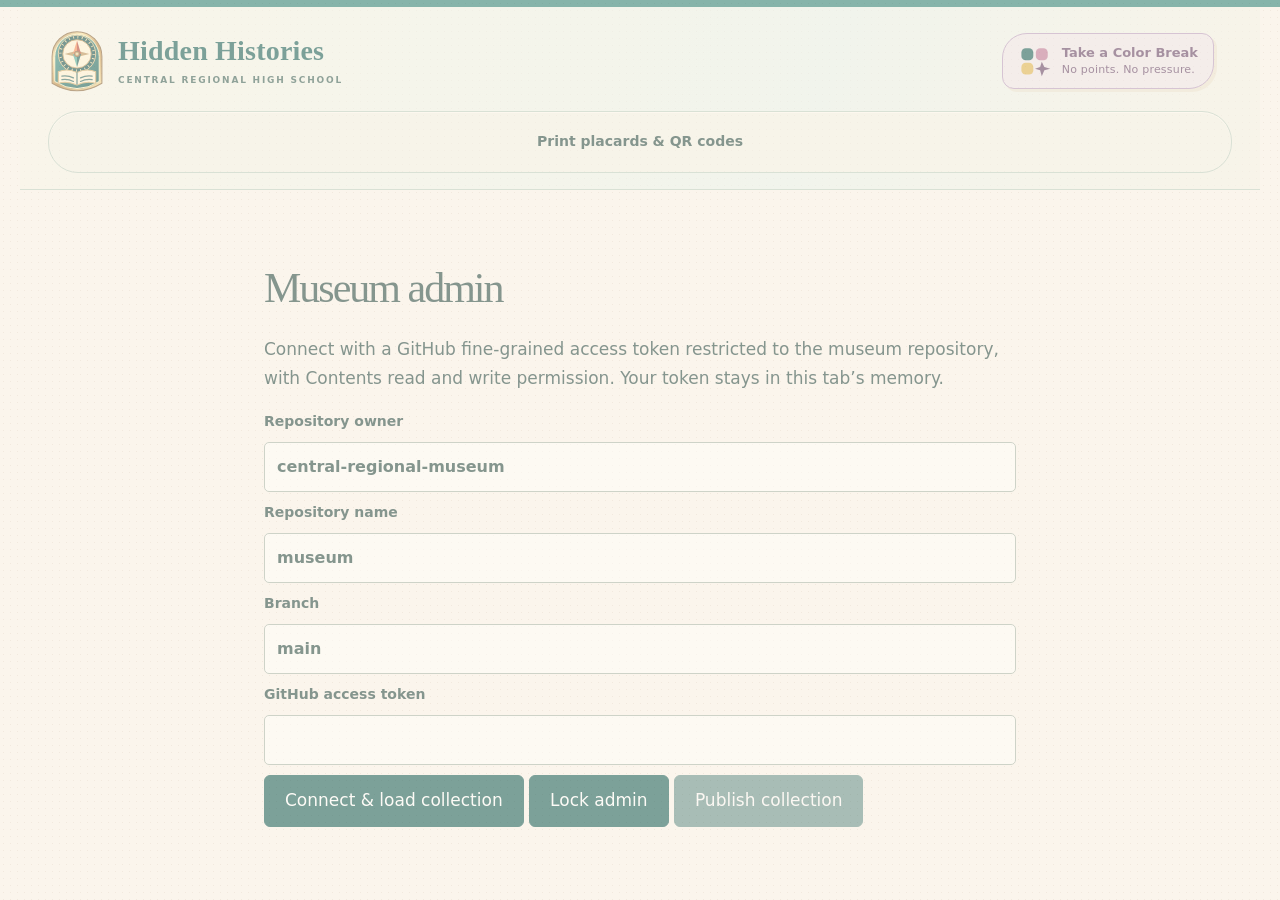
<file: admin.html>
<!doctype html><html lang="en"><head><meta charset="utf-8"><meta name="viewport" content="width=device-width,initial-scale=1"><title>Museum Admin</title><link rel="stylesheet" href="style.css?v=crop2"><style>main{max-width:1200px}.intro{padding:30px 0}.editor{display:grid;grid-template-columns:230px 1fr;gap:24px}.edit-fields{display:grid;grid-template-columns:1fr 1fr;gap:18px}label{display:block;font-size:14px;font-weight:650}label input:not([type=checkbox]),label select,label textarea{display:block;width:100%;margin-top:6px}.full{grid-column:1/-1}aside button{width:100%;text-align:left;margin:0 0 6px;background:#eee5e9;color:#493d35;border-color:#d2bbc8}.selected{border:3px solid #155b56!important}aside{max-height:70vh;overflow:auto}section.settings{margin:20px 0}.sticky-actions{padding:15px 0;background:#fbf5ec;border-top:1px solid #b6a58e;display:flex;gap:10px;flex-wrap:wrap}#feedback{white-space:pre-wrap}.tag{font-size:12px;color:#623f65}.hint{font-size:13px;font-weight:400;color:#59685e}input[type=checkbox]{margin-right:8px}audio{max-width:100%}@media(max-width:750px){.editor{grid-template-columns:1fr}aside{max-height:190px}.edit-fields{grid-template-columns:1fr}}.locked #workspace{display:none}#auth{max-width:800px;margin:35px auto;padding:24px}#auth input{display:block;width:100%;margin:10px 0}.field-section{grid-column:1/-1;background:#fffaf2;border:1px solid #d6c9b7;border-radius:10px;padding:16px}.field-section>summary{color:#155b56;font-size:17px}.field-section .edit-fields{margin-top:18px}.preview-label h3{font:34px Georgia;color:#623f65;margin:12px 0}.preview-label p{white-space:pre-line}.preview-label .preview-meta{font-size:12px;color:#627264}.preview-label .too-long{color:#994c34;font-weight:700}</style></head><body class="locked"><header><a href="index.html" class="brand">◈ HIDDEN HISTORIES <small>LOCAL TEACHER SETUP</small></a><nav><a href="placards.html">Print placards & QR codes</a></nav></header><section id="auth"><h1 style="font-size:42px">Museum admin</h1><p>Connect with a GitHub fine-grained access token restricted to the museum repository, with Contents read and write permission. Your token stays in this tab’s memory.</p><label>Repository owner <input id="repo-owner"></label><label>Repository name <input id="repo-name"></label><label>Branch <input id="repo-branch" value="main"></label><label>GitHub access token <input id="repo-token" type="password" autocomplete="off"></label><button id="connect-admin">Connect & load collection</button> <button id="disconnect-admin">Lock admin</button> <button id="publish-admin" disabled>Publish collection</button><p id="auth-status" role="status"></p></section><main id="workspace"><section id="passport-checker" class="panel"></section><div class="intro"><div class="eyebrow">Collection workbench</div><h1 style="font-size:48px">Ready for the real objects.</h1><p>Fill in the collection, keep unfinished items as drafts, and export the files for the website. Connect above to load the repository collection. Publish saves a versioned change; the deployment workflow then rebuilds the museum.</p><p class="notice">Download a collection backup after each session. Edits stay in this tab until you save a backup or publish. Keep student information out of these public exhibit files.</p></div><details class="settings" open><summary>Museum & classroom settings</summary><div class="edit-fields" id="settings-form" style="margin-top:20px"></div></details><section class="panel"><h2>Wikipedia source</h2><p>Paste an English Wikipedia article URL. Import a credited source draft, then check it against the actual object before publishing.</p><label>Article URL <input id="wiki-url" type="url" placeholder="https://en.wikipedia.org/wiki/Tumi"></label><button id="wiki-import">Import into selected object</button><p id="wiki-status" role="status"></p></section><div class="section-title"><h2>Artifact editor</h2><div><button id="add">Add draft object</button> <button id="remove" class="secondary">Remove selected object</button> <button id="undo-remove" class="secondary" disabled>Undo removal</button></div></div><div class="editor"><div><label>Find an object<input id="editor-search" type="search" placeholder="Name or exhibit ID" style="width:100%;margin:8px 0 16px"></label><p id="editor-count" class="hint"></p><aside id="object-list" aria-label="Choose an exhibit"></aside></div><section><h2 id="editing" style="margin-top:0"></h2><div class="edit-fields" id="object-form"></div><section id="label-preview" class="panel" aria-label="Placard text preview"></section></section></div><section class="panel"><h2>Readiness check</h2><label><input id="classroom-check" type="checkbox">Check for classroom release (rejects demo content and missing references)</label><button id="validate" style="margin-top:14px">Check collection</button><p id="feedback" role="status"></p></section><div class="sticky-actions"><button id="backup">Save collection backup (.json)</button><button class="secondary" id="export-exhibits">Download exhibits.js</button><button class="secondary" id="export-settings">Download settings.js</button><label class="button">Restore collection backup <input id="import" type="file" accept=".json,application/json" style="display:block;max-width:240px"></label></div><p class="muted">After export: replace the two files in your project, put photos in assets/, then run the build instructions in START_HERE.txt. Drafts never appear in a built website. Teacher editing tools are excluded from the public museum website. Live changes require authorized GitHub access; public repository source remains readable.</p></main><script src="settings.js"></script><script src="exhibits.js"></script><script src="wiki-photos.js?v=crop2"></script><script src="collection-core.js"></script><script src="teacher-setup.js"></script><script src="workbench-extra.js"></script><script src="admin.js"></script><script src="passport-rules.js?v=approved1"></script><script src="teacher-check.js?v=approved1"></script><script src="admin-tools.js"></script><script src="brand.js?v=mark1"></script><script src="admin-photos.js"></script><script src="admin-announcements.js"></script></body></html>
</file>
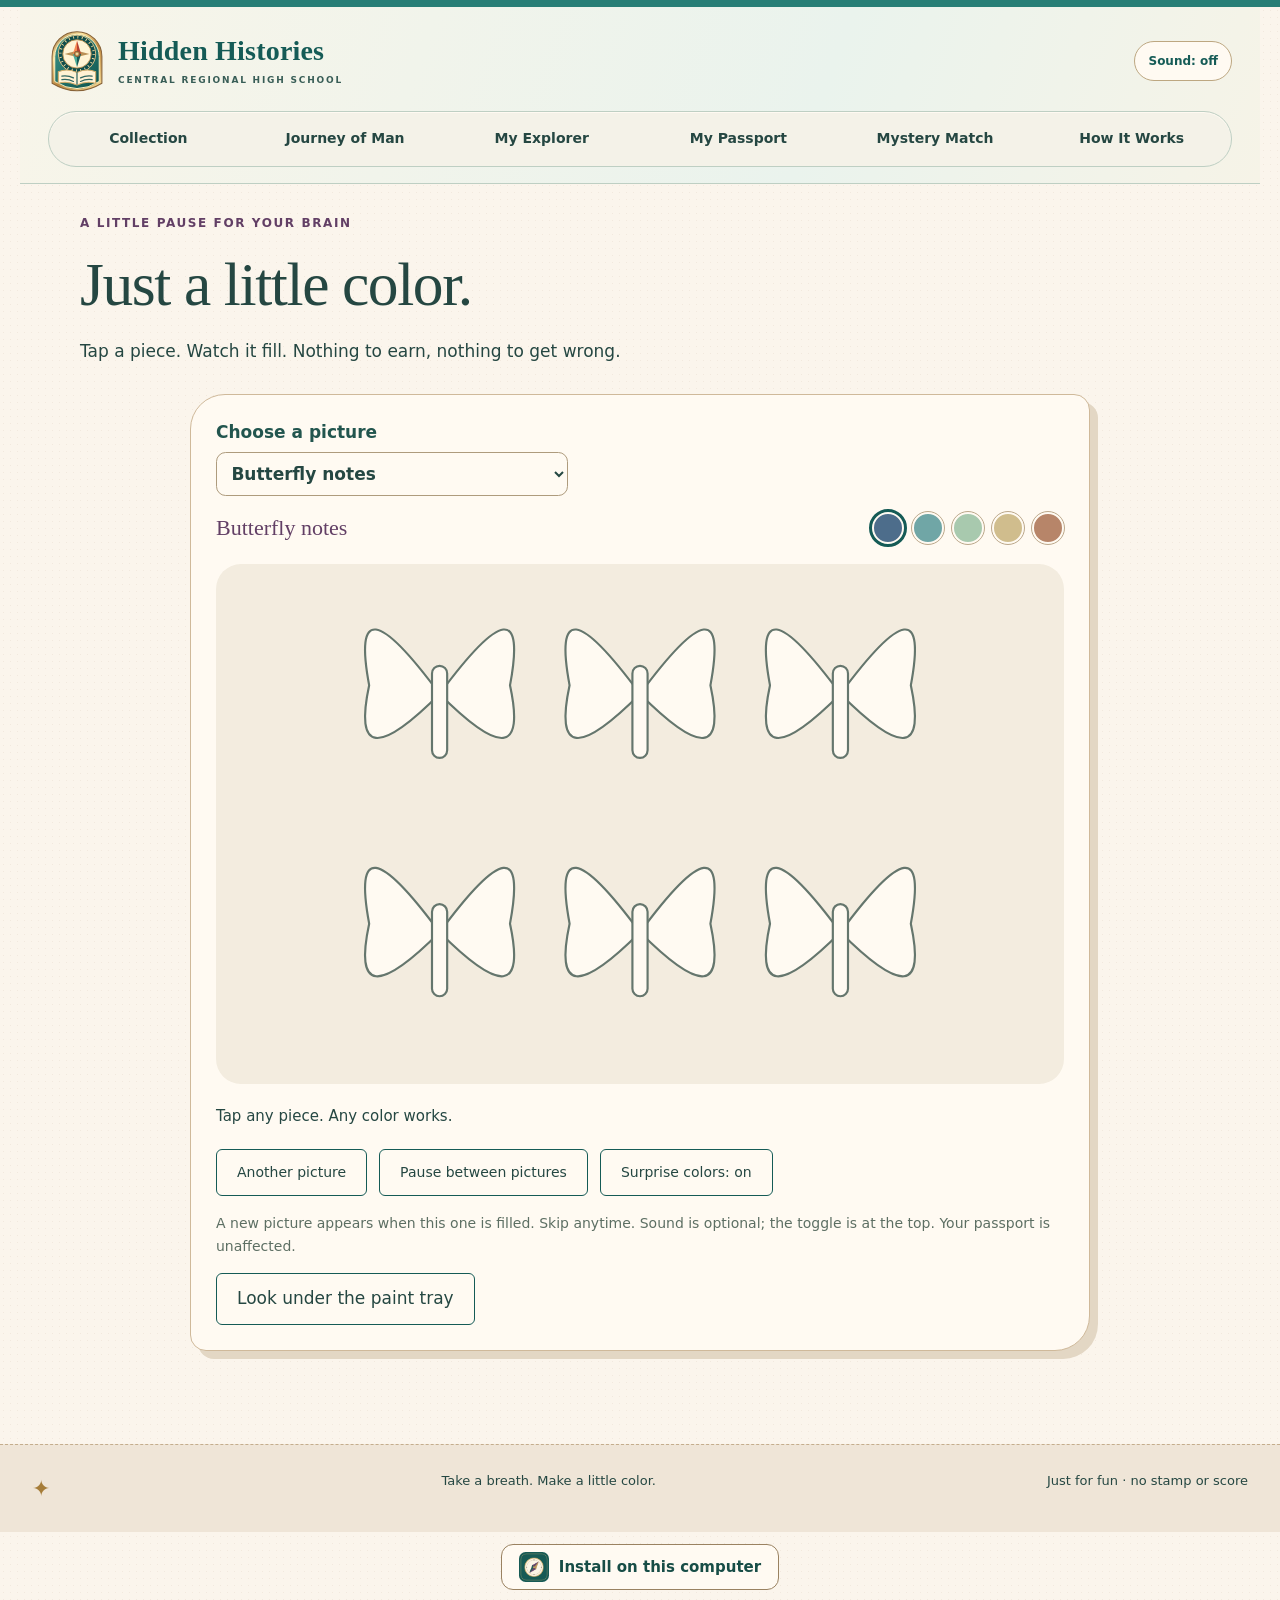
<file: color-break.html>
<!doctype html><html lang="en"><head><meta charset="utf-8"><meta name="viewport" content="width=device-width,initial-scale=1"><meta name="theme-color" content="#155b56"><title>Color Break · Hidden Histories</title><link rel="stylesheet" href="style.css?v=studio1"><link rel="stylesheet" href="color-break.css?v=1"><link rel="stylesheet" href="student-spacing.css"><link rel="manifest" href="manifest.webmanifest"><link rel="stylesheet" href="home-screen.css"><meta name="apple-mobile-web-app-title" content="Hidden Histories"><script defer src="device-shortcut.js?v=home2"></script><link rel="icon" type="image/png" href="museum-icon-192.png"><link rel="apple-touch-icon" href="student-app-180.png"></head><body><a class="skip" href="#main">Skip to color break</a><header><a class="brand" href="index.html">Hidden Histories</a><nav aria-label="Main"><a href="index.html#collection">Collection</a><a href="journey.html">Journey of Man</a><a href="explorer.html">My Explorer</a><a href="index.html#trail">My Passport</a><a href="index.html#game">Mystery Match</a><a href="index.html#about">How It Works</a></nav></header><main id="main"><section class="color-intro"><div class="eyebrow">A little pause for your brain</div><h1>Just a little color.</h1><p>Tap a piece. Watch it fill. Nothing to earn, nothing to get wrong.</p></section><section class="color-studio" aria-label="Relaxing color by click"><label class="picture-picker" for="picture-list">Choose a picture<select id="picture-list"></select></label><div class="studio-top"><span id="picture-name"></span><div id="color-palette" aria-label="Color palette"></div></div><div id="color-canvas"></div><p id="color-status" role="status">Choose any color, or let the palette surprise you.</p><div class="actions"><button id="next-picture" class="secondary">Another picture</button><button id="pause-colors" class="secondary" aria-pressed="false">Pause between pictures</button><button id="auto-color" class="secondary" aria-pressed="true">Surprise colors: on</button></div><p class="muted">A new picture appears when this one is filled. Skip anytime. Sound is optional; the toggle is at the top. Your passport is unaffected.</p></section></main><footer>Take a breath. Make a little color. <span>Just for fun · no stamp or score</span></footer><script src="museum-save.js"></script><script src="backup-folder.js"></script><script src="settings.js"></script><script src="vault.js"></script><script src="backup-reminder.js"></script><script src="wardrobe.js"></script><script src="site-fun.js?v=notices2"></script><script src="brand.js?v=mark2"></script><script src="color-break.js?v=1"></script></body></html>
</file>
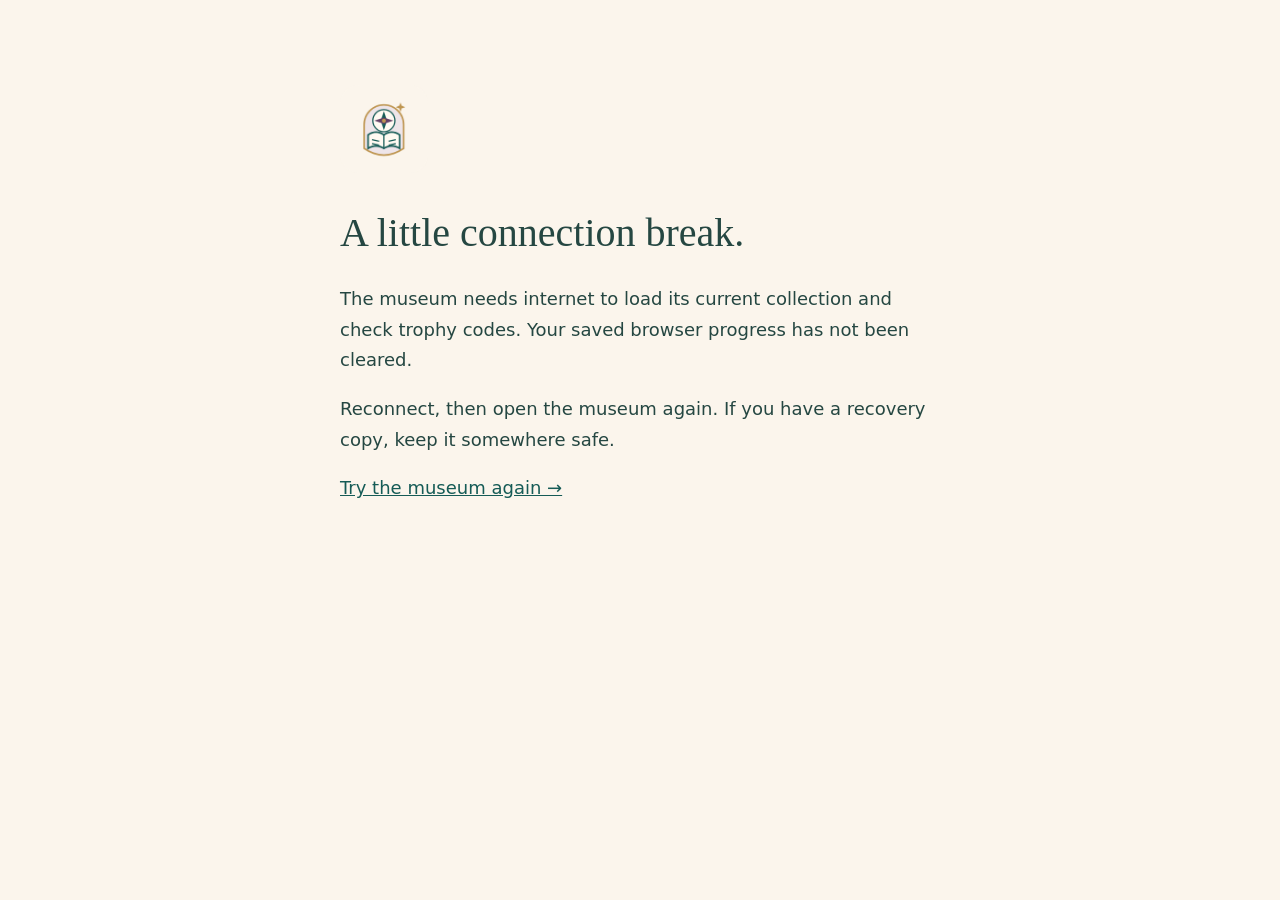
<file: offline.html>
<!doctype html><html lang="en"><meta charset="utf-8"><meta name="viewport" content="width=device-width,initial-scale=1"><title>Museum · Offline</title><style>body{max-width:600px;margin:60px auto;padding:25px;background:#fbf5ec;color:#254742;font:18px/1.7 system-ui}h1{font:40px/1.2 Georgia}a{color:#155b56}</style><img src="museum-icon-192.png" width="88" alt="Museum icon"><h1>A little connection break.</h1><p>The museum needs internet to load its current collection and check trophy codes. Your saved browser progress has not been cleared.</p><p>Reconnect, then open the museum again. If you have a recovery copy, keep it somewhere safe.</p><a href="index.html">Try the museum again →</a></html>
</file>
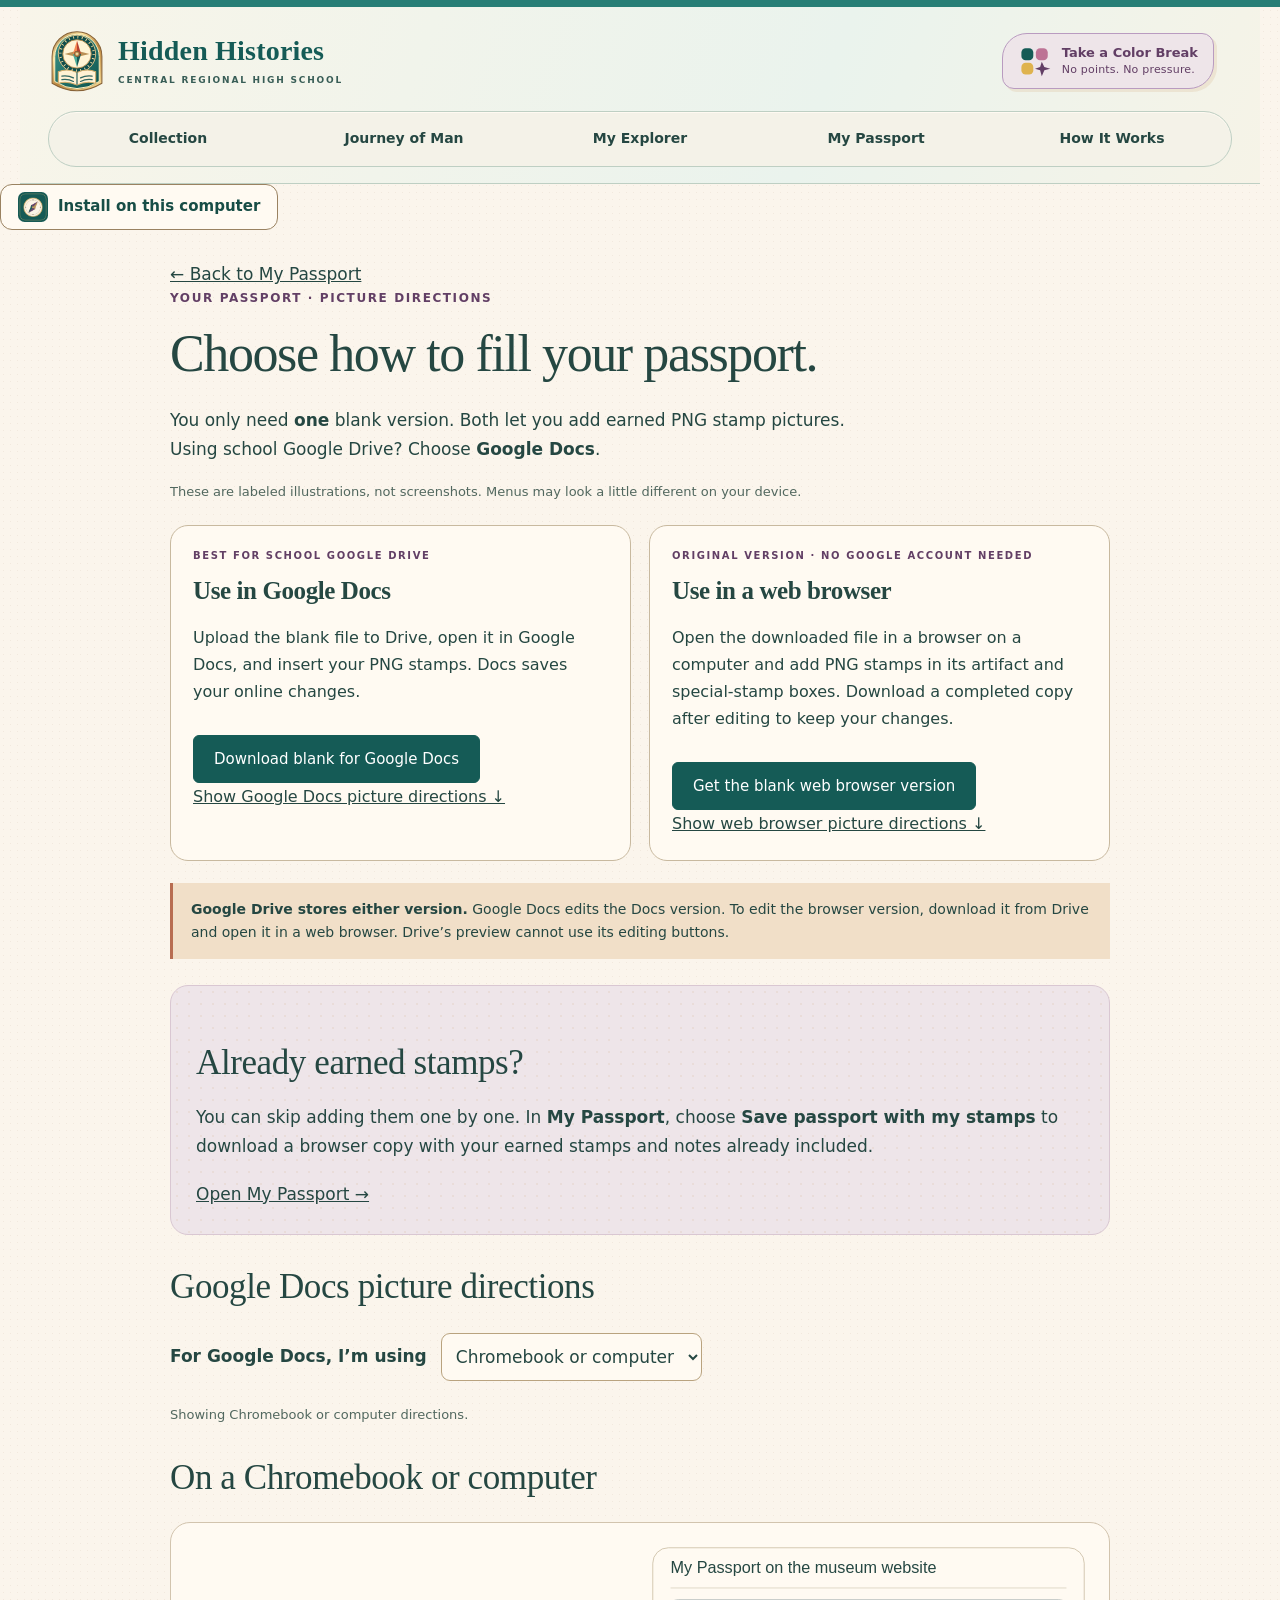
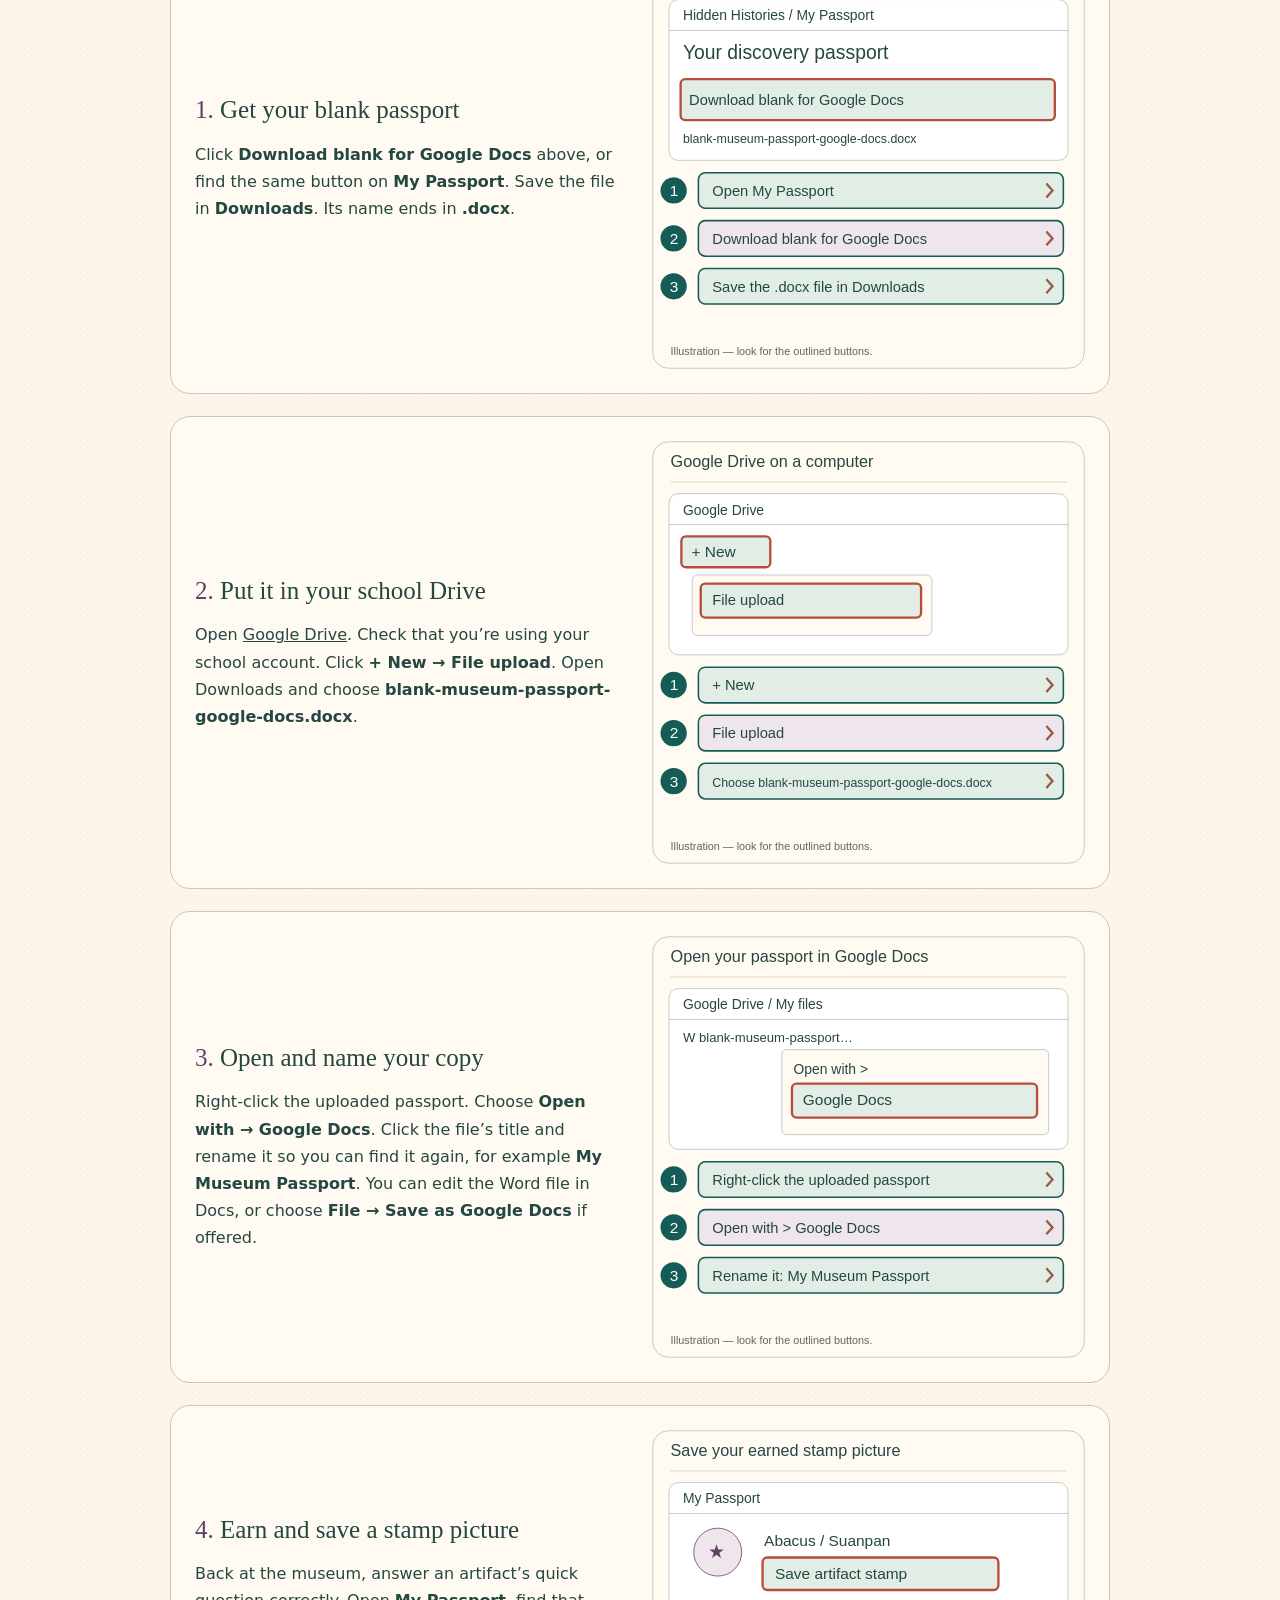
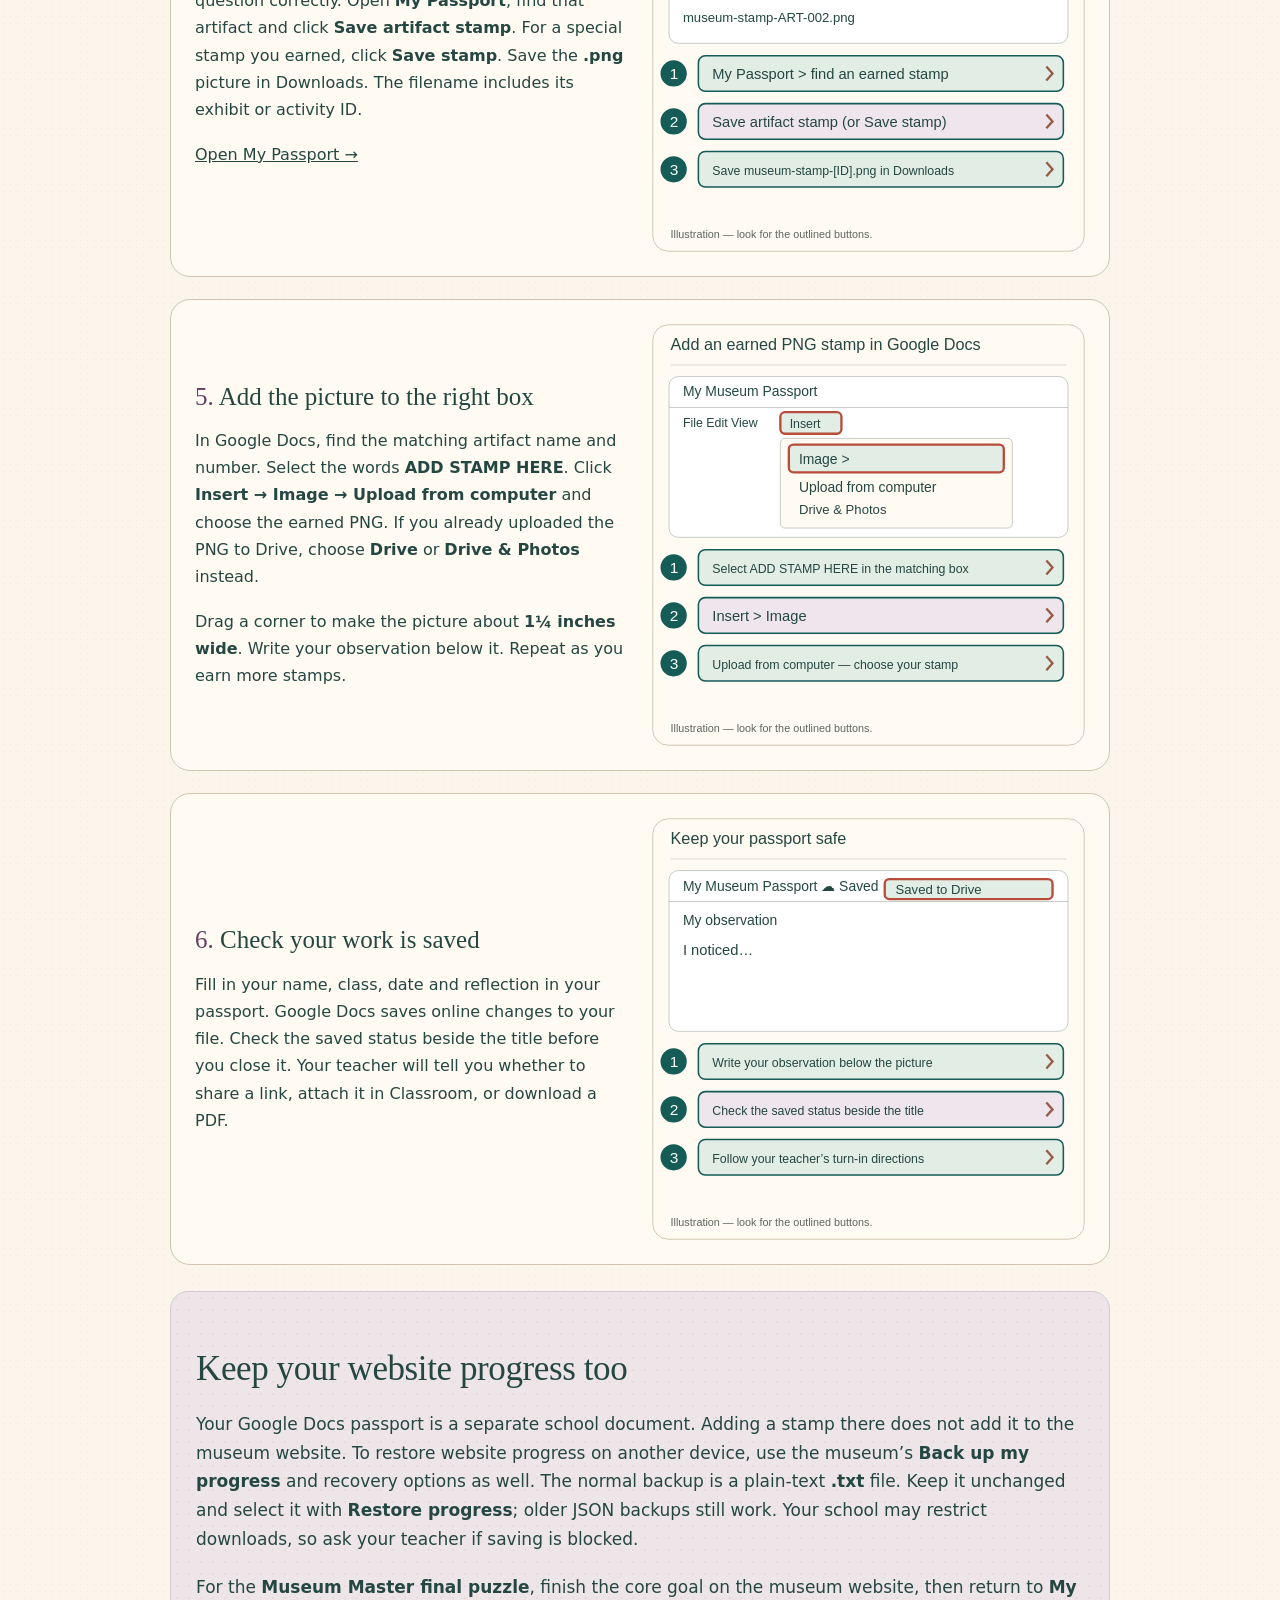
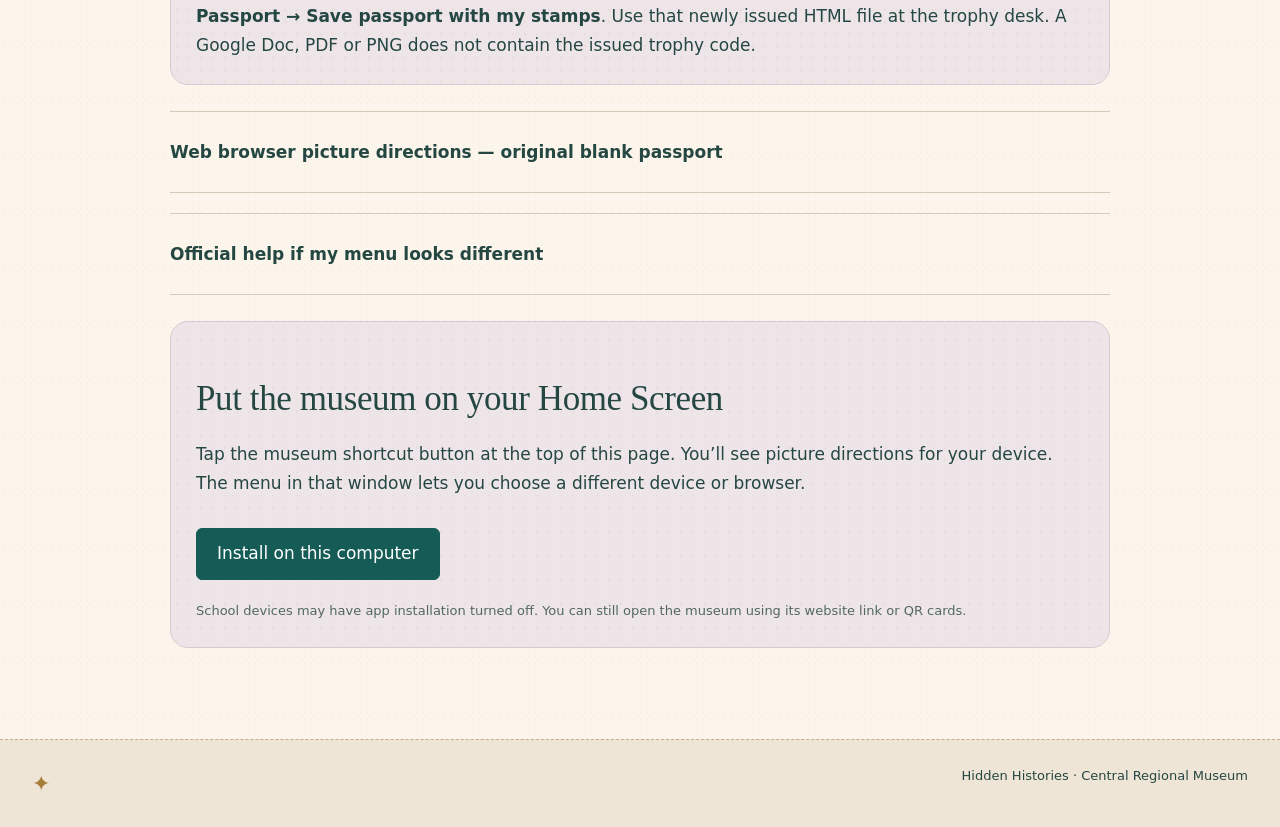
<file: passport-help.html>
<!doctype html>
<html lang="en"><head><meta charset="utf-8"><meta name="viewport" content="width=device-width,initial-scale=1"><title>Passport picture directions · Hidden Histories</title><link rel="stylesheet" href="style.css"><link rel="stylesheet" href="student-spacing.css"><link rel="stylesheet" href="home-screen.css"><link rel="stylesheet" href="student-help.css"><link rel="icon" href="student-app-192.png"><script defer src="device-shortcut.js"></script></head>
<body><a class="skip" href="#main">Skip to content</a><header><a class="brand" href="index.html">◈ HIDDEN HISTORIES <small>THE SCHOOL MUSEUM</small></a><nav aria-label="Main"><a href="index.html#collection">Collection</a><a href="journey.html">Journey of Man</a><a href="explorer.html">My Explorer</a><a href="index.html#trail">My Passport</a><a href="index.html#about">How It Works</a></nav></header><div id="shortcut-bar"></div>
<main id="main" tabindex="-1"><article class="student-help"><a class="back" href="index.html#trail">← Back to My Passport</a><div class="help-intro"><p class="eyebrow">Your passport · picture directions</p><h1>Choose how to fill your passport.</h1><p>You only need <strong>one</strong> blank version. Both let you add earned PNG stamp pictures. Using school Google Drive? Choose <strong>Google Docs</strong>.</p><p class="guide-caption">These are labeled illustrations, not screenshots. Menus may look a little different on your device.</p></div>
<div class="passport-choice-grid"><section class="passport-choice"><p class="eyebrow">Best for school Google Drive</p><h2>Use in Google Docs</h2><p>Upload the blank file to Drive, open it in Google Docs, and insert your PNG stamps. Docs saves your online changes.</p><a class="button" href="blank-museum-passport-google-docs.docx" download>Download blank for Google Docs</a><p><a href="#docs-directions">Show Google Docs picture directions ↓</a></p></section><section class="passport-choice"><p class="eyebrow">Original version · no Google account needed</p><h2>Use in a web browser</h2><p>Open the downloaded file in a browser on a computer and add PNG stamps in its artifact and special-stamp boxes. Download a completed copy after editing to keep your changes.</p><a class="button" href="index.html#trail">Get the blank web browser version</a><p><a href="#browser">Show web browser picture directions ↓</a></p></section></div><p class="notice"><strong>Google Drive stores either version.</strong> Google Docs edits the Docs version. To edit the browser version, download it from Drive and open it in a web browser. Drive’s preview cannot use its editing buttons.</p><section class="panel"><h2>Already earned stamps?</h2><p>You can skip adding them one by one. In <strong>My Passport</strong>, choose <strong>Save passport with my stamps</strong> to download a browser copy with your earned stamps and notes already included.</p><a href="index.html#trail">Open My Passport →</a></section><h2 id="docs-directions">Google Docs picture directions</h2>
<div class="help-picker"><label for="passport-device">For Google Docs, I’m using</label><select id="passport-device"><option value="computer">Chromebook or computer</option><option value="ios">iPhone or iPad</option><option value="android">Android phone or tablet</option></select></div><p class="guide-caption" id="device-status" role="status"></p>
<section data-passport-device="computer" aria-labelledby="computer-heading"><h2 id="computer-heading">On a Chromebook or computer</h2><ol class="help-steps">
<li><div><h3>Get your blank passport</h3><p>Click <strong>Download blank for Google Docs</strong> above, or find the same button on <strong>My Passport</strong>. Save the file in <strong>Downloads</strong>. Its name ends in <strong>.docx</strong>.</p></div><figure><img src="assets/guides/passport-download.svg" alt="Museum page: My Passport, then Download blank for Google Docs, then save the DOCX file." width="560" height="546"></figure></li>
<li><div><h3>Put it in your school Drive</h3><p>Open <a href="https://drive.google.com/" target="_blank" rel="noopener">Google Drive</a>. Check that you’re using your school account. Click <strong>+ New → File upload</strong>. Open Downloads and choose <strong>blank-museum-passport-google-docs.docx</strong>.</p></div><figure><img src="assets/guides/drive-upload.svg" alt="Google Drive: click New, File upload, then choose the blank passport DOCX." width="560" height="546" loading="lazy"></figure></li>
<li><div><h3>Open and name your copy</h3><p>Right-click the uploaded passport. Choose <strong>Open with → Google Docs</strong>. Click the file’s title and rename it so you can find it again, for example <strong>My Museum Passport</strong>. You can edit the Word file in Docs, or choose <strong>File → Save as Google Docs</strong> if offered.</p></div><figure><img src="assets/guides/drive-open.svg" alt="Uploaded passport: Open with, Google Docs, then rename the document." width="560" height="546" loading="lazy"></figure></li>
<li><div><h3>Earn and save a stamp picture</h3><p>Back at the museum, answer an artifact’s quick question correctly. Open <strong>My Passport</strong>, find that artifact and click <strong>Save artifact stamp</strong>. For a special stamp you earned, click <strong>Save stamp</strong>. Save the <strong>.png</strong> picture in Downloads. The filename includes its exhibit or activity ID.</p><p><a href="index.html#trail">Open My Passport →</a></p></div><figure><img src="assets/guides/stamp-save.svg" alt="On My Passport, use Save artifact stamp or Save stamp to download an earned PNG picture." width="560" height="546" loading="lazy"></figure></li>
<li><div><h3>Add the picture to the right box</h3><p>In Google Docs, find the matching artifact name and number. Select the words <strong>ADD STAMP HERE</strong>. Click <strong>Insert → Image → Upload from computer</strong> and choose the earned PNG. If you already uploaded the PNG to Drive, choose <strong>Drive</strong> or <strong>Drive &amp; Photos</strong> instead.</p><p>Drag a corner to make the picture about <strong>1¼ inches wide</strong>. Write your observation below it. Repeat as you earn more stamps.</p></div><figure><img src="assets/guides/docs-stamp.svg" alt="Select ADD STAMP HERE in the matching box, then Insert, Image, Upload from computer and choose your PNG stamp." width="560" height="546" loading="lazy"></figure></li>
<li><div><h3>Check your work is saved</h3><p>Fill in your name, class, date and reflection in your passport. Google Docs saves online changes to your file. Check the saved status beside the title before you close it. Your teacher will tell you whether to share a link, attach it in Classroom, or download a PDF.</p></div><figure><img src="assets/guides/docs-saved.svg" alt="Write your observation, check the saved status beside the document title, and follow your teacher’s turn-in directions." width="560" height="546" loading="lazy"></figure></li>
</ol></section>
<section data-passport-device="ios" aria-labelledby="ios-heading"><h2 id="ios-heading">On an iPhone or iPad</h2><p>Use Safari for the museum and the Google Drive and Google Docs apps for your passport. If the apps aren’t available on your school device, use a Chromebook or ask your teacher.</p><ol class="help-steps">
<li><div><h3>Save the blank passport</h3><p>Tap <strong>Download blank for Google Docs</strong> above. If Safari asks, tap <strong>Download</strong>. Look in <strong>Files → Downloads</strong> under iCloud Drive or On My iPhone / iPad. Keep the <strong>.docx</strong> file.</p></div><figure><img src="assets/guides/passport-download.svg" alt="Download the blank Google Drive passport and keep its DOCX file in Downloads." width="560" height="546"></figure></li>
<li><div><h3>Upload it and open Google Docs</h3><p>In the <strong>Google Drive</strong> app, use your school account. Tap <strong>+ New → Upload</strong> (sometimes <strong>File upload</strong>), then <strong>Browse</strong>. Choose the passport in Files. After it uploads, tap it and open it in <strong>Google Docs</strong>. Use the file menu to rename your copy.</p></div><figure><img src="assets/guides/phone-drive.svg" alt="Google Drive app: New, Upload, Browse, then select the downloaded DOCX passport." width="560" height="546" loading="lazy"></figure></li>
<li><div><h3>Save your earned stamp to Photos</h3><p>Earn a stamp at the museum, then open <strong>My Passport</strong>. Tap <strong>Save artifact stamp</strong> or <strong>Save stamp</strong>. In the museum save window, tap <strong>Open save menu → Save Image</strong>. Check the Photos app for your stamp. If only a download is offered, find the PNG in Files, open its Share menu and choose <strong>Save Image</strong>.</p></div><figure><img src="assets/guides/phone-photo.svg" alt="Museum save window on iPhone: Open save menu, then Save Image, to keep the PNG stamp in Photos." width="560" height="546" loading="lazy"></figure></li>
<li><div><h3>Add it in the Google Docs app</h3><p>Open your passport in <strong>Google Docs</strong>. Tap the <strong>pencil</strong> to edit, if needed. Select <strong>ADD STAMP HERE</strong> in the matching box, then tap <strong>+ → Image → From photos</strong>. Pick your earned stamp. Resize from a corner and type your observation below it.</p><p>Fill in your details and reflection. Tap the checkmark or Done to finish editing, check it has saved, and follow your teacher’s turn-in directions.</p></div><figure><img src="assets/guides/phone-docs.svg" alt="Google Docs app: Edit, select ADD STAMP HERE, then Insert plus, Image, From photos and choose the stamp." width="560" height="546" loading="lazy"></figure></li>
</ol></section>
<section data-passport-device="android" aria-labelledby="android-heading"><h2 id="android-heading">On an Android phone or tablet</h2><p>Use Chrome for the museum and the Google Drive and Google Docs apps for your passport.</p><ol class="help-steps">
<li><div><h3>Download the blank passport</h3><p>Tap <strong>Download blank for Google Docs</strong> above. Open <strong>Files</strong> or <strong>My Files → Downloads</strong>. Look for <strong>blank-museum-passport-google-docs.docx</strong>.</p></div><figure><img src="assets/guides/passport-download.svg" alt="Download the blank passport DOCX and find it in Downloads." width="560" height="546"></figure></li>
<li><div><h3>Put it in your school Drive</h3><p>In the <strong>Google Drive</strong> app, check your school account. Tap <strong>+ New → Upload</strong> (or <strong>File upload</strong>). Choose the downloaded passport. Open the uploaded file in <strong>Google Docs</strong> and rename your copy.</p></div><figure><img src="assets/guides/phone-drive.svg" alt="Google Drive app: New, Upload, then select the DOCX passport from Downloads." width="560" height="546" loading="lazy"></figure></li>
<li><div><h3>Download an earned stamp</h3><p>Earn a stamp at the museum. In <strong>My Passport</strong>, tap <strong>Save artifact stamp</strong> or <strong>Save stamp</strong>, then <strong>Download to my phone</strong> if shown. Keep the <strong>.png</strong> picture in Downloads. Check Files or your photo gallery if you need to find it.</p></div><figure><img src="assets/guides/phone-photo.svg" alt="Museum: Save artifact stamp or Save stamp, then download the earned PNG to Downloads on Android." width="560" height="546" loading="lazy"></figure></li>
<li><div><h3>Add the picture in Google Docs</h3><p>Open your passport in the <strong>Google Docs</strong> app and tap the <strong>pencil</strong> to edit. Select <strong>ADD STAMP HERE</strong> in the matching box. Tap <strong>+ → Image → From photos</strong>. Choose your downloaded PNG; use the photo or file picker’s folders if needed.</p><p>Resize from a corner, add your observation, and fill in your details and reflection. Tap the checkmark or Done and check it has saved before leaving. Follow your teacher’s turn-in directions.</p></div><figure><img src="assets/guides/phone-docs.svg" alt="Google Docs app: Edit, select ADD STAMP HERE, then Insert plus, Image, From photos and pick your PNG." width="560" height="546" loading="lazy"></figure></li>
</ol></section>
<section class="panel"><h2>Keep your website progress too</h2><p>Your Google Docs passport is a separate school document. Adding a stamp there does not add it to the museum website. To restore website progress on another device, use the museum’s <strong>Back up my progress</strong> and recovery options as well. The normal backup is a plain-text <strong>.txt</strong> file. Keep it unchanged and select it with <strong>Restore progress</strong>; older JSON backups still work. Your school may restrict downloads, so ask your teacher if saving is blocked.</p><p>For the <strong>Museum Master final puzzle</strong>, finish the core goal on the museum website, then return to <strong>My Passport → Save passport with my stamps</strong>. Use that newly issued HTML file at the trophy desk. A Google Doc, PDF or PNG does not contain the issued trophy code.</p></section>
<details id="browser"><summary>Web browser picture directions — original blank passport</summary><p><strong>Use a computer for this version.</strong> You do not need Google Docs or a Google account. You can still keep the file in Drive.</p><ol class="help-steps"><li><div><h3>Download the browser version</h3><p>Open <strong>My Passport</strong>. Under <strong>Use in a web browser</strong>, click <strong>Download blank for a web browser</strong>. Find <strong>blank-museum-passport.html</strong> in Downloads.</p></div><figure><img src="assets/guides/browser-passport.svg" alt="Original browser passport: open the downloaded HTML, choose a PNG in Add earned stamp, then download the completed passport." width="560" height="546" loading="lazy"></figure></li><li><div><h3>Open it and add your PNG stamps</h3><p>Open the downloaded file in Chrome, Edge, Safari or another web browser. At the matching artifact or special stamp, use <strong>Add earned stamp (image file)</strong> and choose your earned PNG. Fill in your name, class and observations.</p><p>Specialty, collaboration, finale and bonus stamps have their own matching boxes too. To include earned stamps automatically, use <strong>Save passport with my stamps</strong> on the museum website.</p></div><figure><img src="assets/guides/stamp-save.svg" alt="Use My Passport to save an earned PNG stamp, then choose that picture in the browser passport’s matching artifact box." width="560" height="546" loading="lazy"></figure></li><li><div><h3>Keep your completed copy</h3><p>Click <strong>Download completed passport</strong> after you edit it. Choose <strong>Print / save as PDF</strong> if your teacher wants a PDF. You can upload your completed file to Drive to keep it.</p><p>To edit the HTML copy again, download it from Drive and open it in a browser. Changes do not save automatically, and Drive’s preview will not run the editing buttons.</p></div><figure><img src="assets/guides/browser-passport.svg" alt="After adding PNG stamps, click Download completed passport to keep an editable browser copy." width="560" height="546" loading="lazy"></figure></li></ol></details>
<details><summary>Official help if my menu looks different</summary><ul><li><a href="https://support.google.com/drive/answer/2424368" target="_blank" rel="noopener">Upload a file to Google Drive</a></li><li><a href="https://support.google.com/docs/answer/9406611" target="_blank" rel="noopener">Open and edit Word files in Google Docs</a></li><li><a href="https://support.google.com/docs/answer/97447" target="_blank" rel="noopener">Add a picture in Google Docs</a></li></ul></details>
<section id="shortcut-help" class="panel"><h2>Put the museum on your Home Screen</h2><p>Tap the museum shortcut button at the top of this page. You’ll see picture directions for your device. The menu in that window lets you choose a different device or browser.</p><button type="button" data-home-install><span data-install-label>Show shortcut picture directions</span></button><p class="guide-caption">School devices may have app installation turned off. You can still open the museum using its website link or QR cards.</p></section>
</article></main><footer>Hidden Histories · Central Regional Museum</footer><script src="student-help.js"></script><script src="brand.js"></script></body></html>
</file>
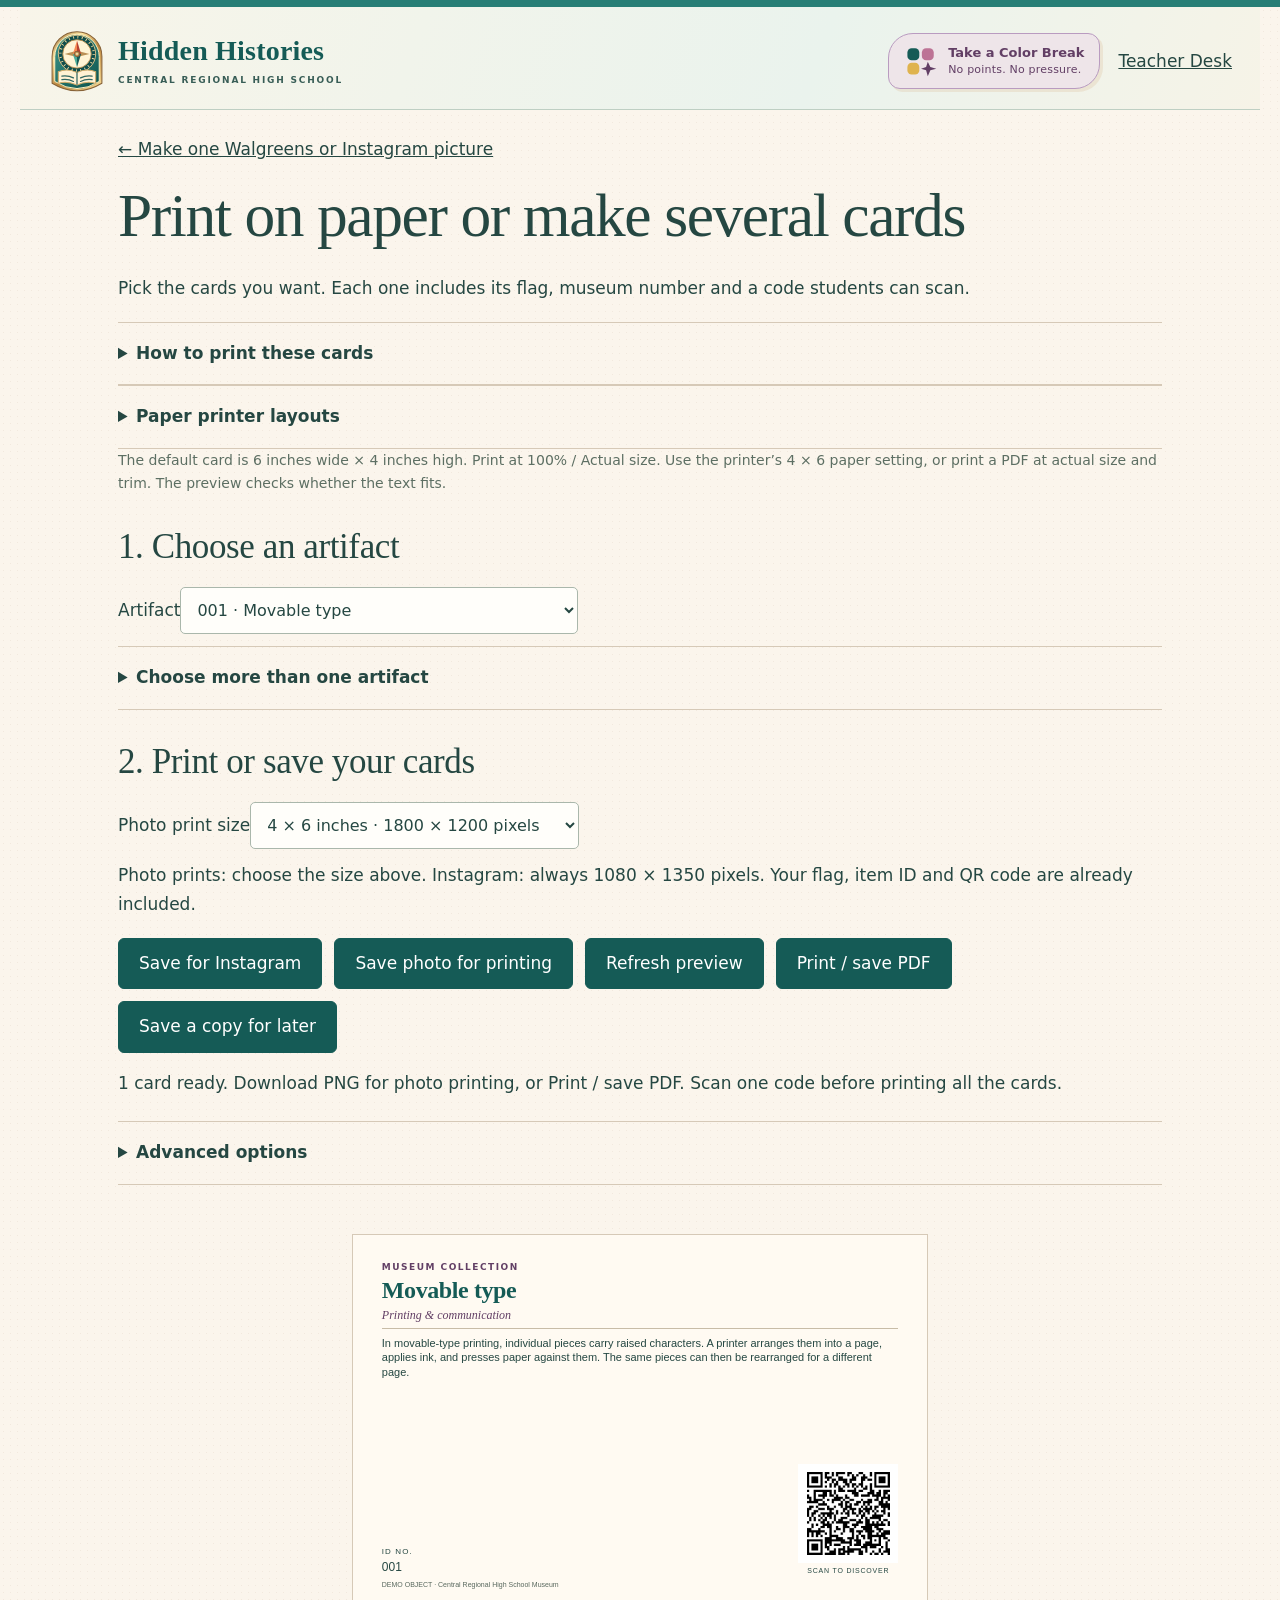
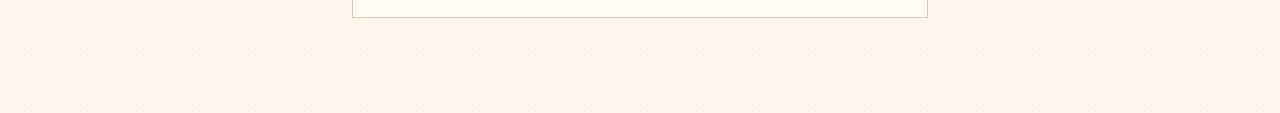
<file: placards-tools.html>
<!doctype html><html lang="en"><head><meta charset="utf-8"><meta name="viewport" content="width=device-width,initial-scale=1"><title>Print on paper or make several cards · Central Regional Museum</title><link rel="stylesheet" href="style.css?v=crop2"><link rel="stylesheet" href="placards.css"><link rel="stylesheet" href="student-spacing.css"><style id="card-page-rule">@page museum-card{size:6in 4in;margin:0}</style><link rel="manifest" href="manifest.webmanifest"><link rel="icon" type="image/png" href="museum-icon-192.png"><link rel="apple-touch-icon" href="museum-icon-192.png"></head><body><header><a class="brand" href="index.html">◈ HIDDEN HISTORIES <small>PLACARD STUDIO</small></a><a href="https://central-regional-museum-trophy.speepo.chatgpt.site/teacher">Teacher Desk</a></header><main><section class="controls"><a href="placards.html">← Make one Walgreens or Instagram picture</a><h1>Print on paper or make several cards</h1><p>Pick the cards you want. Each one includes its flag, museum number and a code students can scan.</p><details><summary>How to print these cards</summary><ol><li>Choose the items below. Their flags and museum IDs come from the saved collection.</li><li>If you change the selection, tap Refresh preview.</li><li>To save pictures, choose a size, then Save photo for printing. If you choose several cards, open the downloaded ZIP file to find the pictures inside.</li><li>Choose your saved pictures when uploading to your photo service. Select the matching size, full image / no cropping, and check the preview before ordering.</li><li>For a school printer, choose Print / save PDF at 100% / Actual size. Scan a test QR card.</li></ol></details><details><summary>Paper printer layouts</summary><label>Layout <select id="layout"><option value="postcard">4 × 6 inch card · sideways</option><option value="">One large sign on a sheet of paper</option><option value="compact">Two smaller labels per page</option><option value="qr-only">Just the codes to scan</option></select></label></details><p class="muted">The default card is 6 inches wide × 4 inches high. Print at 100% / Actual size. Use the printer’s 4 × 6 paper setting, or print a PDF at actual size and trim. The preview checks whether the text fits.</p><h2>1. Choose an artifact</h2><label>Artifact<select id="single-item"></select></label><details><summary>Choose more than one artifact</summary><div class="print-action-row"><button id="pick-all" type="button">Select all</button> <button id="pick-none" type="button">Clear selection</button></div><p>Tap an artifact to select it. Tap it again to remove it.</p><p id="pick-count" role="status"></p><div id="picks"></div></details><h2>2. Print or save your cards</h2><label>Photo print size<select id="png-size"><option value="4x6">4 × 6 inches · 1800 × 1200 pixels</option><option value="5x7">5 × 7 inches · 2100 × 1500 pixels</option><option value="8x10">8 × 10 inches · 3000 × 2400 pixels</option></select></label><p>Photo prints: choose the size above. Instagram: always 1080 × 1350 pixels. Your flag, item ID and QR code are already included.</p><div class="print-action-row"><button id="instagram" disabled>Save for Instagram</button> <button id="png" disabled>Save photo for printing</button> <button id="generate">Refresh preview</button> <button id="print" disabled>Print / save PDF</button> <button id="save" disabled>Save a copy for later</button></div><p id="status" role="status"></p><details class="advanced"><summary>Advanced options</summary><details><summary>Change the link in new QR codes</summary><p>Only change this if the museum moves to a new website. It will not change cards already printed.</p><label>Museum website address <input id="base" type="url"></label></details></details></section><div id="output"></div></main><script src="museum-save.js"></script><script src="backup-folder.js"></script><script src="settings.js"></script><script src="exhibits.js"></script><script src="tools/qrcode.min.js"></script><script src="flag-images-1.js"></script><script src="flag-images-2.js"></script><script src="flag-images-3.js"></script><script src="flag-images-4.js"></script><script src="museum-labels.js"></script><script src="placards-png.js"></script><script src="placards.js"></script><script src="brand.js?v=mark1"></script></body></html>
</file>
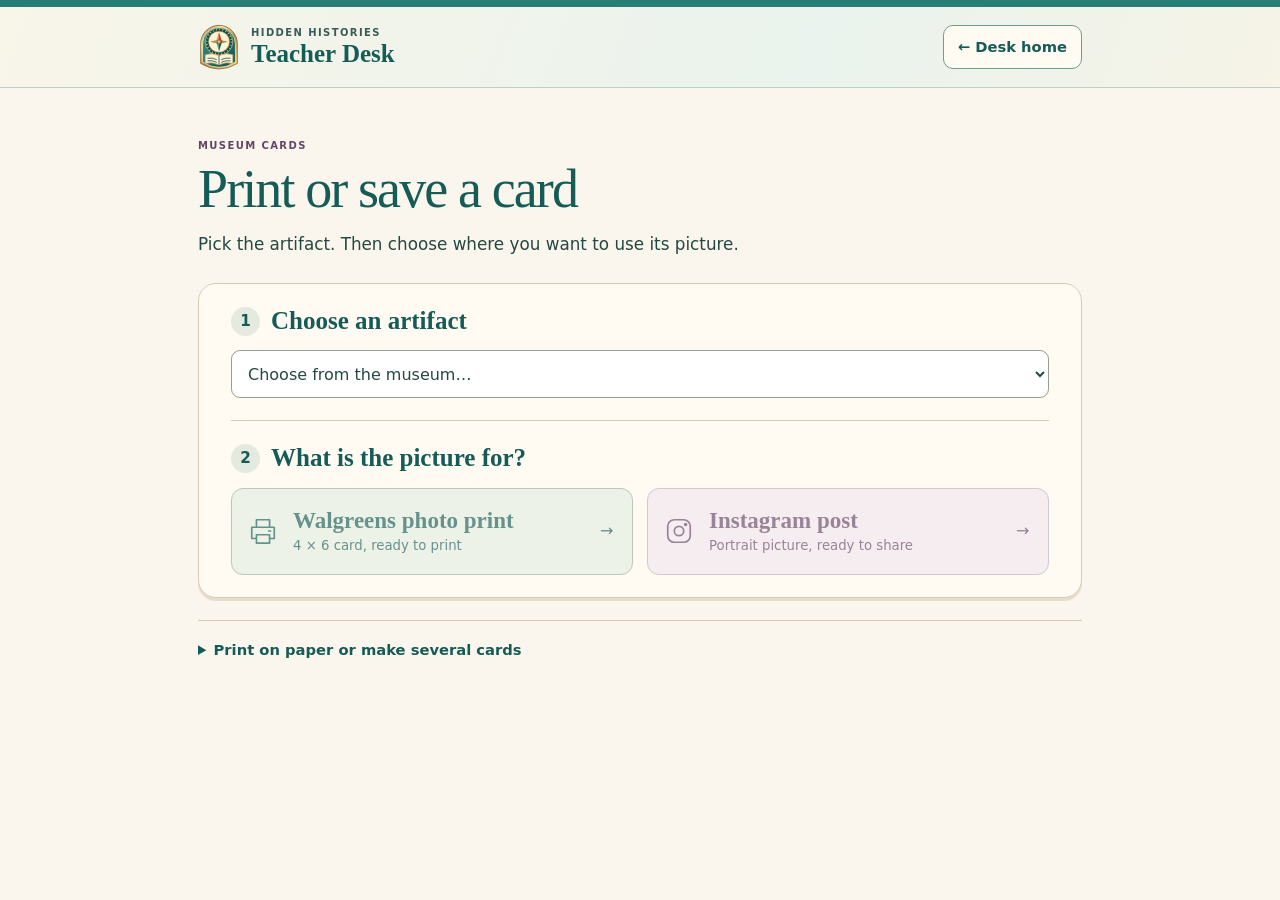
<file: placards.html>
<!doctype html>
<html lang="en"><head><meta charset="utf-8"><meta name="viewport" content="width=device-width,initial-scale=1"><meta name="theme-color" content="#155b56">
<title>Print or save a card · Hidden Histories</title><link rel="stylesheet" href="photo-card.css"><link rel="icon" href="museum-mark.svg"><link rel="apple-touch-icon" href="museum-icon-192.png"></head><body>
<header><div class="top"><div class="wordmark"><img src="header-compass-mark.svg" width="42" height="48" alt=""><div><small>Hidden Histories</small><strong>Teacher Desk</strong></div></div><a class="back" href="https://central-regional-museum-trophy.speepo.chatgpt.site/teacher">← Desk home</a></div></header>
<main>
<section id="choose" aria-labelledby="page-title"><p class="kicker">Museum cards</p><h1 id="page-title">Print or save a card</h1><p class="intro">Pick the artifact. Then choose where you want to use its picture.</p>
<div class="worksheet"><div class="block"><div class="step"><span>1</span><label for="artifact">Choose an artifact</label></div><select id="artifact"><option value="">Choose from the museum…</option></select><div id="identity" hidden><img id="flag" alt="" width="30" height="20"><span id="identity-text"></span></div></div>
<div class="block"><div class="step"><span>2</span><h2>What is the picture for?</h2></div>
<div class="choices">
<button id="walgreens" class="choice" type="button" disabled><svg aria-hidden="true" viewBox="0 0 32 32"><path d="M9 12V4h14v8M8 24H4V12h24v12h-4M9 20h14v9H9z"/><path d="M22 16h2"/></svg><strong>Walgreens photo print</strong><small>4 × 6 card, ready to print</small><span aria-hidden="true">→</span></button>
<button id="ig" class="choice social" type="button" disabled><svg aria-hidden="true" viewBox="0 0 32 32"><rect x="4" y="4" width="24" height="24" rx="7"/><circle cx="16" cy="16" r="5"/><circle cx="23" cy="9" r="1" fill="currentColor"/></svg><strong>Instagram post</strong><small>Portrait picture, ready to share</small><span aria-hidden="true">→</span></button></div></div></div>
<p id="choice-message" class="message" role="status"></p>
<details class="other"><summary>Print on paper or make several cards</summary><p>Choose one or more artifacts to print together.</p><a id="paper-link" href="placards-tools.html">Choose cards to print →</a></details></section>
<section id="result" aria-labelledby="result-title" hidden><button type="button" class="text-button" id="change">← Choose a different card</button><p class="kicker" id="destination"></p><h1 id="result-title" tabindex="-1">Save your picture</h1><p class="intro" id="result-item"></p>
<div class="save-grid">
<div class="instructions"><div class="step"><span>3</span><h2 id="how-title">Save the picture</h2></div><ol id="steps"></ol><div id="save-actions"><button type="button" id="share" class="primary" hidden>Save to Photos</button><a id="download" class="primary" download>Download picture</a></div><p role="status" id="save-message" class="message"></p>
</div>
<figure><img id="picture" alt=""><figcaption><strong id="preview-title"></strong><span id="dimensions"></span></figcaption>
<details id="size-options" class="other"><summary>Change print size</summary><label for="photo-size">Walgreens print size</label><select id="photo-size"><option value="4x6">4 × 6 inches</option><option value="5x7">5 × 7 inches</option><option value="8x10">8 × 10 inches</option></select></details></figure>
<div class="further"><details class="other" id="device-help"><summary>Using another device or need help?</summary><label for="device">Show instructions for</label><select id="device"><option value="ios">iPhone or iPad</option><option value="android">Android phone</option><option value="desktop">Computer</option></select><p id="fallback"></p><a id="file-backup" hidden download>Download a copy to Files</a></details>
<div class="after"><p class="kicker">After saving</p><p id="next-use"></p><a id="walgreens-link" href="https://photo.walgreens.com/store/prints" target="_blank" rel="noopener noreferrer">Open Walgreens Photo ↗</a></div></div>

</div></section>
<noscript>Turn on JavaScript in your browser to make a card.</noscript></main>
<script src="settings.js"></script><script src="exhibits.js"></script><script src="tools/qrcode.min.js"></script>
<script src="flag-images-1.js"></script><script src="flag-images-2.js"></script><script src="flag-images-3.js"></script><script src="flag-images-4.js"></script><script src="museum-labels.js"></script><script src="placards-png.js?v=print-jpg1"></script><script src="photo-card.js"></script>
</body></html>
</file>
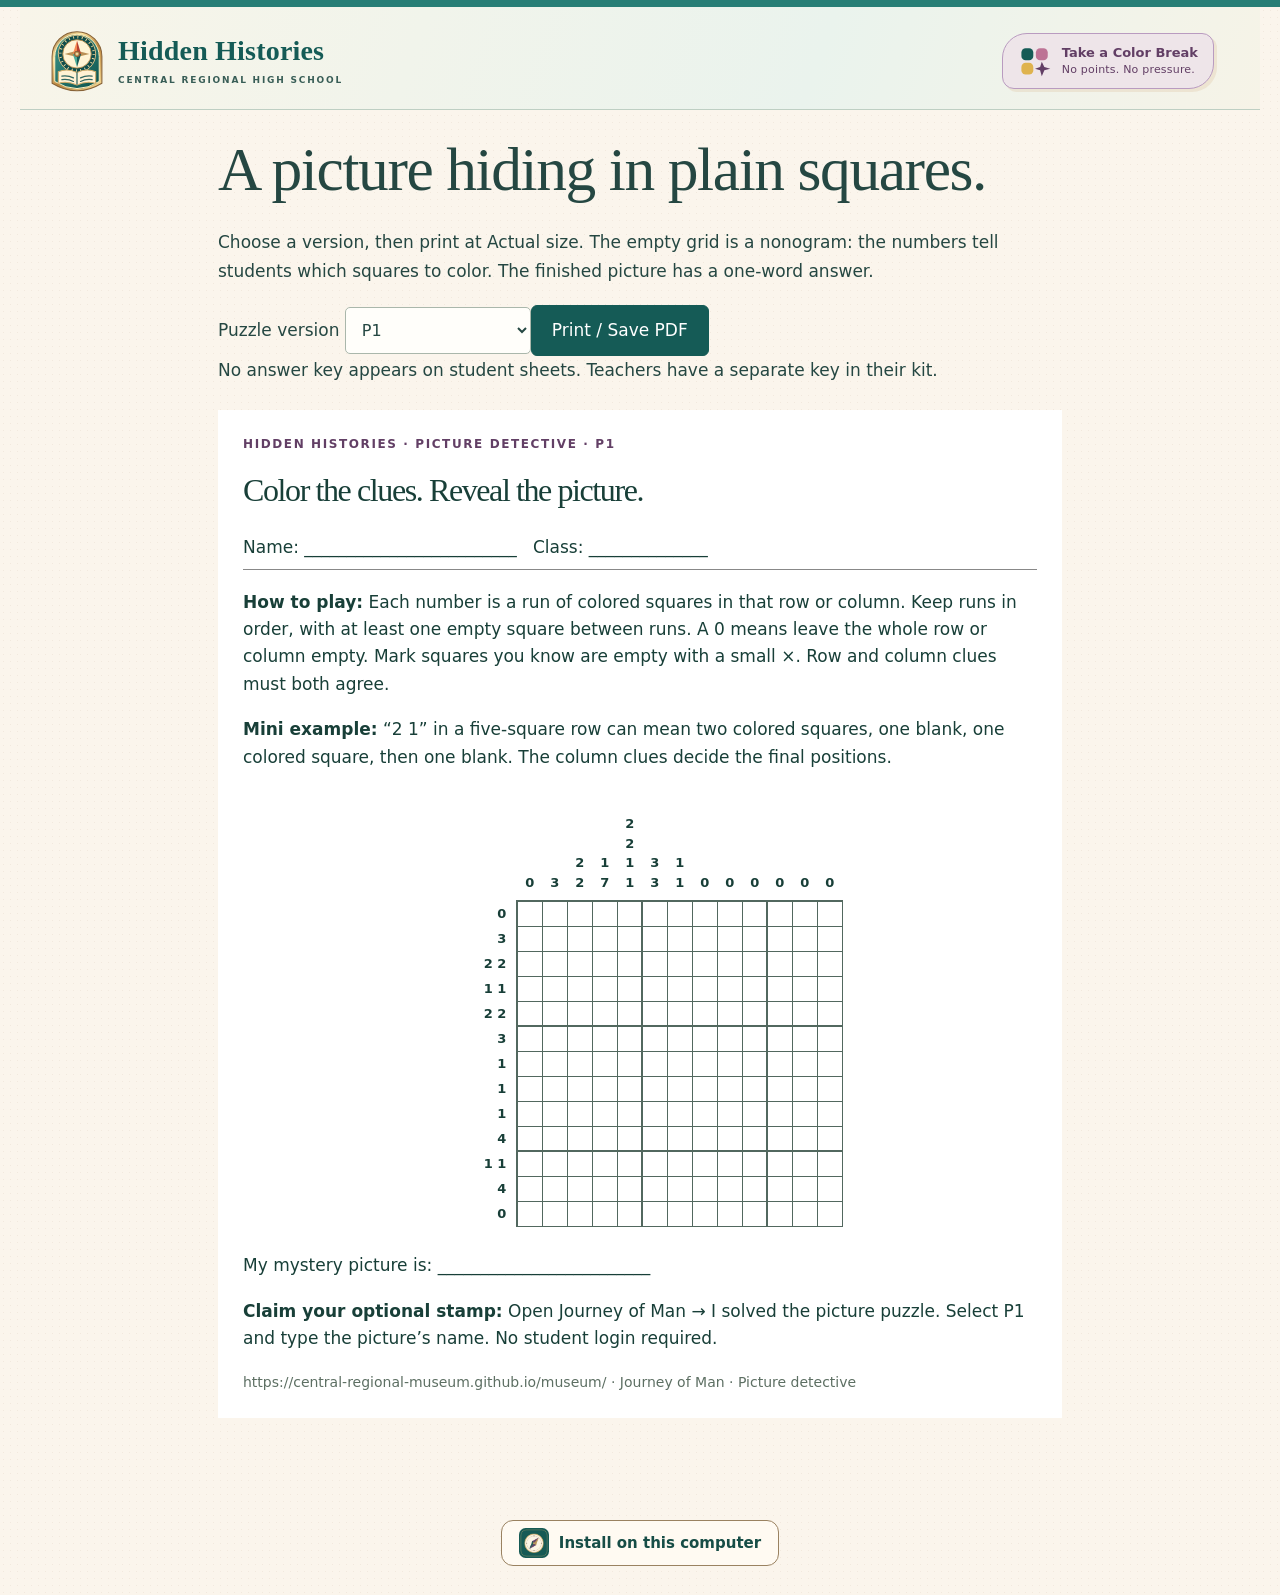
<file: puzzle.html>
<!doctype html><html lang="en"><head><meta charset="utf-8"><meta name="viewport" content="width=device-width,initial-scale=1"><title>Museum picture puzzles</title><link rel="stylesheet" href="style.css?v=type1"><link rel="stylesheet" href="student-spacing.css"><style>main{max-width:900px}.puzzle-sheet{background:white;color:#183f38;padding:25px;margin:25px 0;break-after:page}.puzzle-grid{border-collapse:collapse;margin:25px auto;font:13px/1.2 system-ui}.puzzle-grid td,.puzzle-grid th{padding:0;text-align:center;min-width:25px;height:25px}.puzzle-grid td{border:1px solid #52685f;width:25px}.puzzle-grid th.row-clue{text-align:right;padding-right:10px;min-width:80px;white-space:nowrap}.puzzle-grid th.col-clue{vertical-align:bottom;padding-bottom:8px}.puzzle-grid th.col-clue span{display:block;line-height:1.5}.puzzle-grid td:nth-child(5n+2){border-left-width:2px}.puzzle-grid tr:nth-child(5n+2) td{border-top-width:2px}.puzzle-sheet h1{font:32px/1.25 Georgia}.puzzle-scroll{overflow:auto}.puzzle-sheet p{line-height:1.6}.student-line{border-bottom:1px solid #888;padding-bottom:8px}.controls{margin-top:24px}@media print{@page{size:letter;margin:12mm}header,.controls,footer{display:none!important}html,body{background:white!important;margin:0}main{padding:0!important;max-width:none}.puzzle-sheet{margin:0;padding:0;box-shadow:none}.puzzle-sheet:last-child{break-after:auto}.puzzle-scroll{overflow:visible}.puzzle-grid td,.puzzle-grid th{min-width:24px;height:24px}.puzzle-sheet h1{font-size:28px}.puzzle-sheet p{font-size:13px}.puzzle-grid{margin:20px auto}}</style><link rel="manifest" href="manifest.webmanifest"><link rel="stylesheet" href="home-screen.css"><meta name="apple-mobile-web-app-title" content="Hidden Histories"><script defer src="device-shortcut.js?v=home2"></script><link rel="icon" type="image/png" href="museum-icon-192.png"><link rel="apple-touch-icon" href="student-app-180.png"></head><body><header><a class="brand" href="journey.html">◈ HIDDEN HISTORIES <small>PICTURE DETECTIVE</small></a></header><main><section class="controls"><h1>A picture hiding in plain squares.</h1><p>Choose a version, then print at Actual size. The empty grid is a nonogram: the numbers tell students which squares to color. The finished picture has a one-word answer.</p><label>Puzzle version <select id="puzzle-version"><option value="P1">P1</option><option value="P2">P2</option><option value="P3">P3</option><option value="all">All three versions</option></select></label><button id="print-puzzles">Print / Save PDF</button><p>No answer key appears on student sheets. Teachers have a separate key in their kit.</p></section><div id="puzzles"></div></main><script src="museum-save.js"></script><script src="backup-folder.js"></script><script src="settings.js"></script><script src="puzzle.js"></script><script src="brand.js?v=mark1"></script></body></html>
</file>
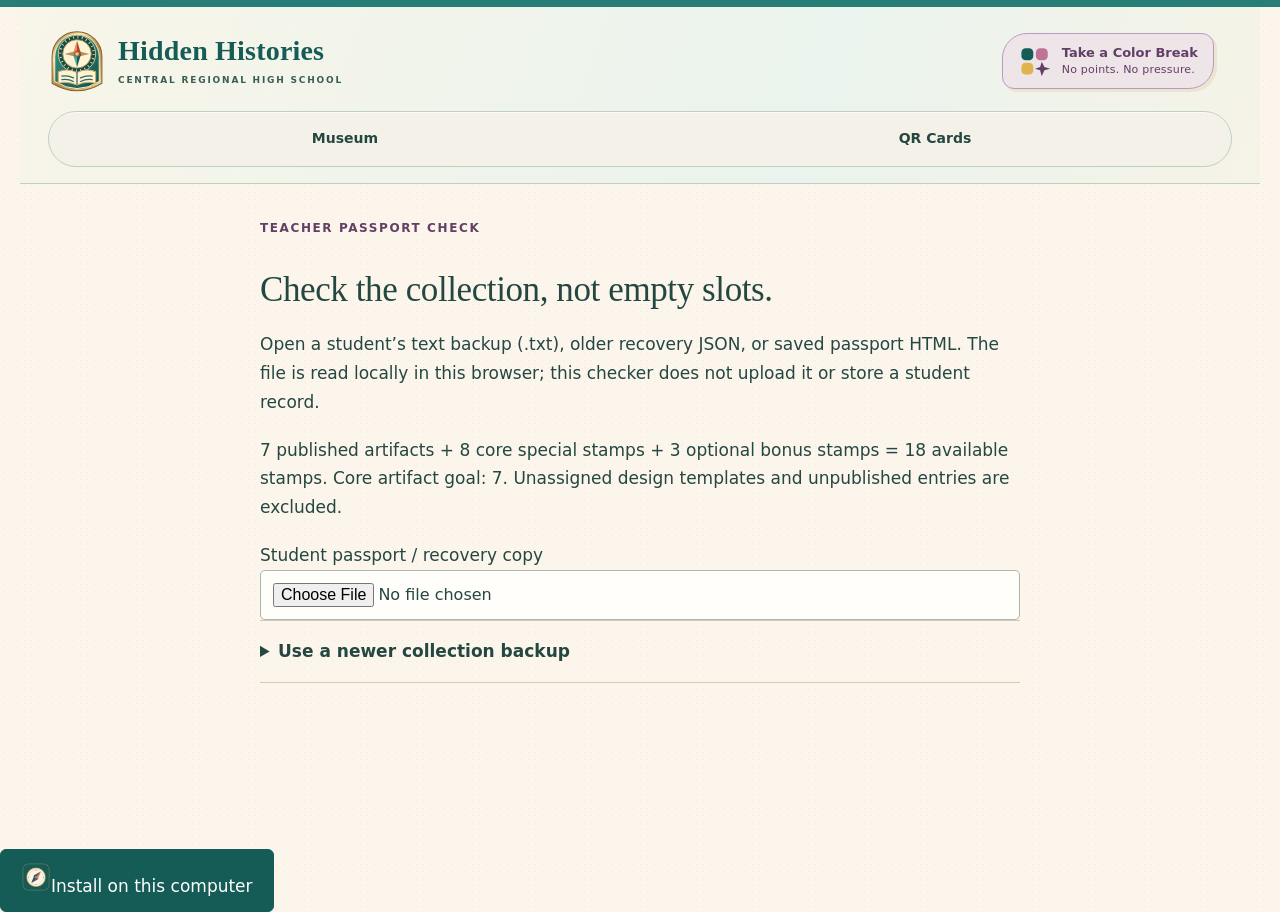
<file: teacher-check.html>
<!doctype html><html lang="en"><head><meta charset="utf-8"><meta name="viewport" content="width=device-width,initial-scale=1"><title>Teacher Passport Checker</title><link rel="stylesheet" href="style.css?v=type1"><link rel="stylesheet" href="student-spacing.css"><link rel="manifest" href="manifest.webmanifest"><link rel="icon" type="image/png" href="museum-icon-192.png"><link rel="apple-touch-icon" href="museum-icon-192.png"></head><body><header><a class="brand" href="index.html">◈ Hidden Histories<small>Teacher tools</small></a><nav><a href="index.html">Museum</a><a href="placards.html">QR Cards</a></nav></header><main><section id="passport-checker" class="detail"></section></main><script src="museum-save.js"></script><script src="backup-folder.js"></script><script src="settings.js"></script><script src="exhibits.js"></script><script src="passport-rules.js"></script><script src="teacher-check.js"></script><script src="brand.js?v=mark1"></script><script src="device-shortcut.js?v=1"></script></body></html>
</file>
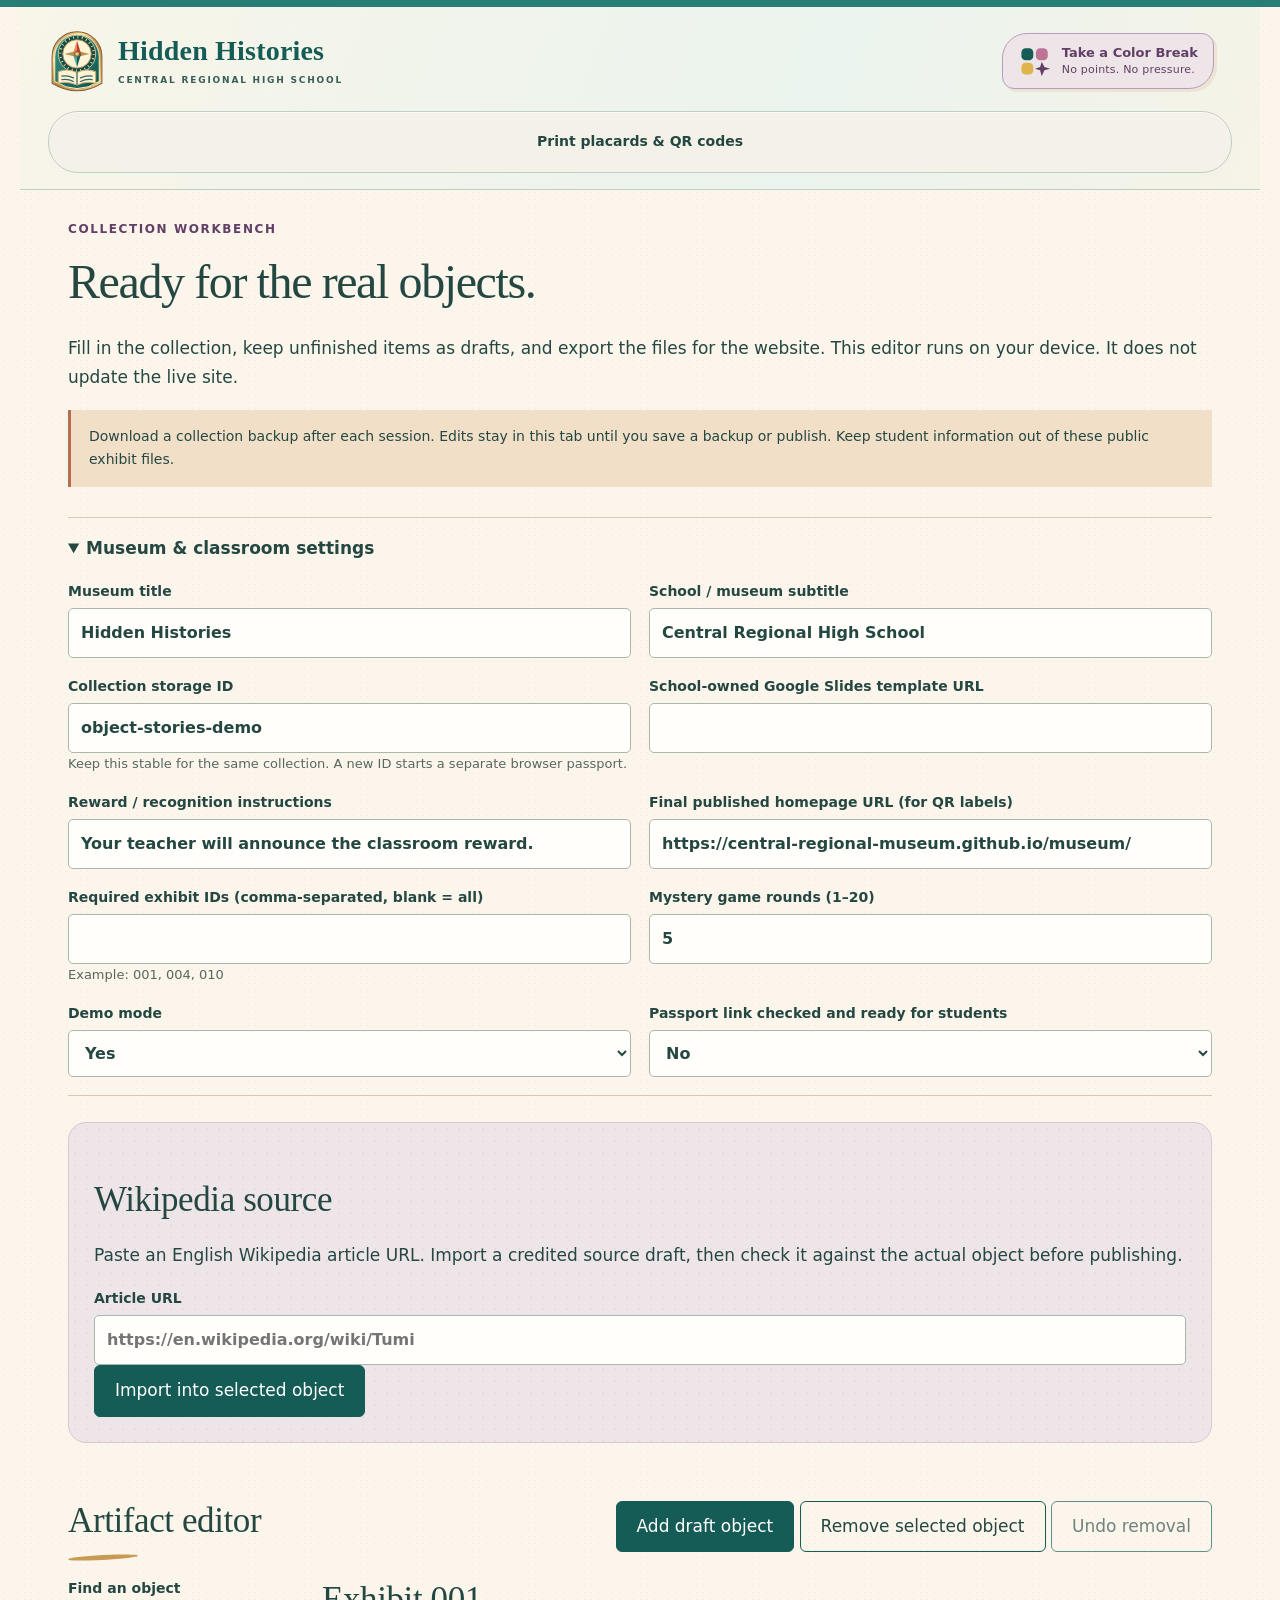
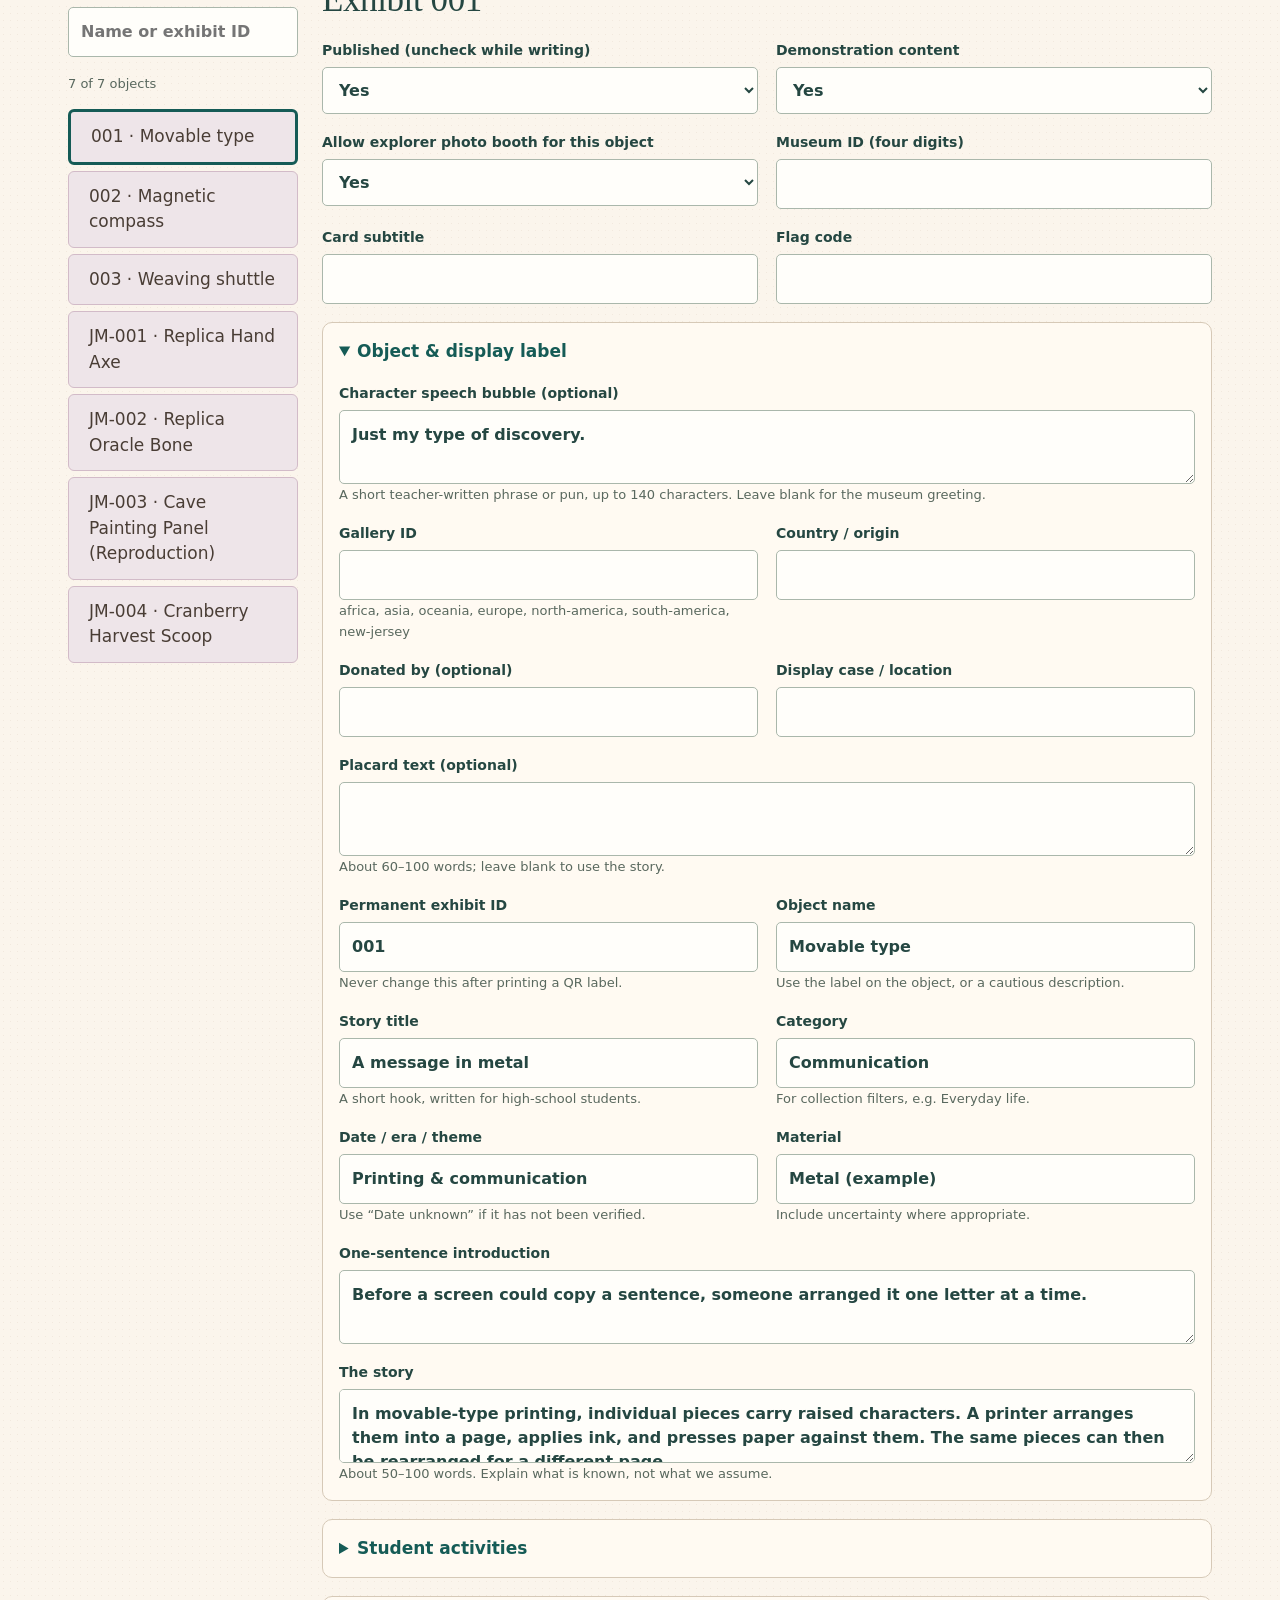
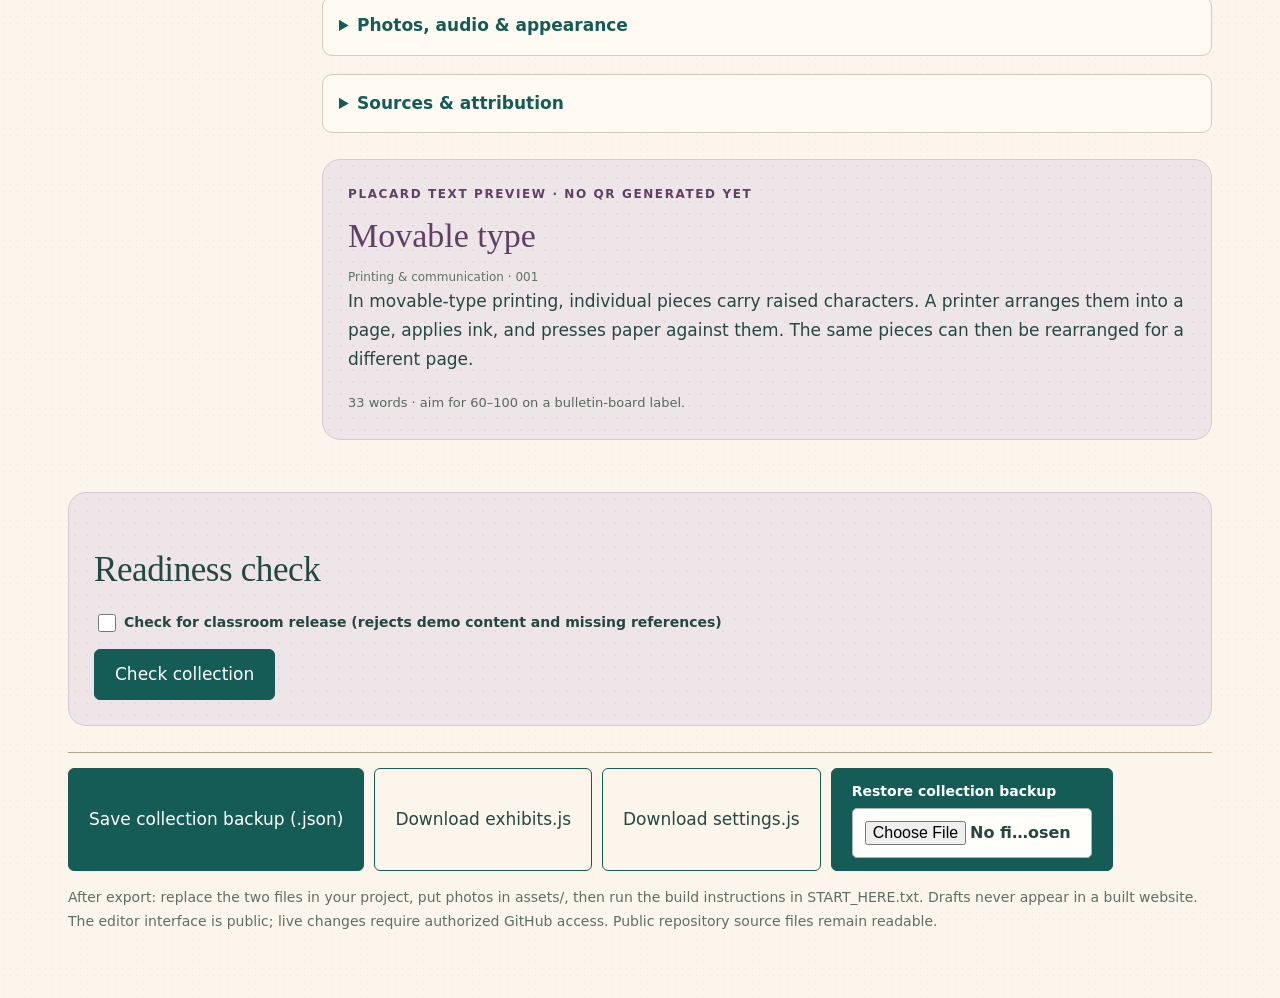
<file: teacher-setup.html>
<!doctype html><html lang="en"><head><meta charset="utf-8"><meta name="viewport" content="width=device-width,initial-scale=1"><title>Museum Teacher Setup</title><link rel="stylesheet" href="style.css?v=crop2"><style>main{max-width:1200px}.intro{padding:30px 0}.editor{display:grid;grid-template-columns:230px 1fr;gap:24px}.edit-fields{display:grid;grid-template-columns:1fr 1fr;gap:18px}label{display:block;font-size:14px;font-weight:650}label input:not([type=checkbox]),label select,label textarea{display:block;width:100%;margin-top:6px}.full{grid-column:1/-1}aside button{width:100%;text-align:left;margin:0 0 6px;background:#eee5e9;color:#493d35;border-color:#d2bbc8}.selected{border:3px solid #155b56!important}aside{max-height:70vh;overflow:auto}section.settings{margin:20px 0}.sticky-actions{padding:15px 0;background:#fbf5ec;border-top:1px solid #b6a58e;display:flex;gap:10px;flex-wrap:wrap}#feedback{white-space:pre-wrap}.tag{font-size:12px;color:#623f65}.hint{font-size:13px;font-weight:400;color:#59685e}input[type=checkbox]{margin-right:8px}audio{max-width:100%}@media(max-width:750px){.editor{grid-template-columns:1fr}aside{max-height:190px}.edit-fields{grid-template-columns:1fr}}.field-section{grid-column:1/-1;background:#fffaf2;border:1px solid #d6c9b7;border-radius:10px;padding:16px}.field-section>summary{color:#155b56;font-size:17px}.field-section .edit-fields{margin-top:18px}.preview-label h3{font:34px Georgia;color:#623f65;margin:12px 0}.preview-label p{white-space:pre-line}.preview-label .preview-meta{font-size:12px;color:#627264}.preview-label .too-long{color:#994c34;font-weight:700}</style></head><body><header><a href="index.html" class="brand">◈ HIDDEN HISTORIES <small>LOCAL TEACHER SETUP</small></a><nav><a href="placards.html">Print placards & QR codes</a></nav></header><main><div class="intro"><div class="eyebrow">Collection workbench</div><h1 style="font-size:48px">Ready for the real objects.</h1><p>Fill in the collection, keep unfinished items as drafts, and export the files for the website. This editor runs on your device. It does not update the live site.</p><p class="notice">Download a collection backup after each session. Edits stay in this tab until you save a backup or publish. Keep student information out of these public exhibit files.</p></div><details class="settings" open><summary>Museum & classroom settings</summary><div class="edit-fields" id="settings-form" style="margin-top:20px"></div></details><section class="panel"><h2>Wikipedia source</h2><p>Paste an English Wikipedia article URL. Import a credited source draft, then check it against the actual object before publishing.</p><label>Article URL <input id="wiki-url" type="url" placeholder="https://en.wikipedia.org/wiki/Tumi"></label><button id="wiki-import">Import into selected object</button><p id="wiki-status" role="status"></p></section><div class="section-title"><h2>Artifact editor</h2><div><button id="add">Add draft object</button> <button id="remove" class="secondary">Remove selected object</button> <button id="undo-remove" class="secondary" disabled>Undo removal</button></div></div><div class="editor"><div><label>Find an object<input id="editor-search" type="search" placeholder="Name or exhibit ID" style="width:100%;margin:8px 0 16px"></label><p id="editor-count" class="hint"></p><aside id="object-list" aria-label="Choose an exhibit"></aside></div><section><h2 id="editing" style="margin-top:0"></h2><div class="edit-fields" id="object-form"></div><section id="label-preview" class="panel" aria-label="Placard text preview"></section></section></div><section class="panel"><h2>Readiness check</h2><label><input id="classroom-check" type="checkbox">Check for classroom release (rejects demo content and missing references)</label><button id="validate" style="margin-top:14px">Check collection</button><p id="feedback" role="status"></p></section><div class="sticky-actions"><button id="backup">Save collection backup (.json)</button><button class="secondary" id="export-exhibits">Download exhibits.js</button><button class="secondary" id="export-settings">Download settings.js</button><label class="button">Restore collection backup <input id="import" type="file" accept=".json,application/json" style="display:block;max-width:240px"></label></div><p class="muted">After export: replace the two files in your project, put photos in assets/, then run the build instructions in START_HERE.txt. Drafts never appear in a built website. The editor interface is public; live changes require authorized GitHub access. Public repository source files remain readable.</p></main><script src="settings.js"></script><script src="exhibits.js"></script><script src="collection-core.js"></script><script src="teacher-setup.js"></script><script src="workbench-extra.js"></script><script src="brand.js?v=mark1"></script></body></html>
</file>
<file: style.css>
@import url("museum-theme.css?v=1");
:root{--ink:#183f38;--paper:#f6f3e9;--line:#d8d9cd;--gold:#dfb34e}*{box-sizing:border-box}body{margin:0;background:var(--paper);color:var(--ink);font:17px/1.6 system-ui,sans-serif}a{color:inherit}button,input,select,textarea{font:inherit}button,.button{cursor:pointer;border:1px solid var(--ink);background:var(--ink);color:white;padding:12px 20px;border-radius:6px;text-decoration:none;display:inline-block}button.secondary{background:transparent;color:var(--ink)}button:disabled{opacity:.65;cursor:default}a:focus-visible,button:focus-visible,input:focus-visible,select:focus-visible,textarea:focus-visible{outline:3px solid #b57220;outline-offset:4px}header{max-width:1240px;margin:auto;display:flex;justify-content:space-between;align-items:center;padding:24px 32px;border-bottom:1px solid var(--line);gap:24px}.brand{text-decoration:none;font-weight:850;letter-spacing:2px}.brand small{display:block;font-size:10px;letter-spacing:3px;margin-left:25px}nav{display:flex;gap:25px;font-size:14px}nav a{text-decoration:none}main{max-width:1176px;margin:auto;padding:0 28px 65px;min-height:70vh}.hero{display:grid;grid-template-columns:1.35fr 1fr;gap:50px;padding:60px 0 45px;align-items:center}.eyebrow{font-size:12px;letter-spacing:2px;text-transform:uppercase;font-weight:750}h1,h2,h3{line-height:1.1}h1{font:normal clamp(42px,6vw,76px)/1.04 Georgia,serif;margin:18px 0 24px;letter-spacing:-2px}h2{font:normal 34px/1.2 Georgia,serif}h3{font:normal 27px/1.2 Georgia,serif}.lede{max-width:550px;color:#52685f}.hero-art{background:#e6e8d9;min-height:330px;display:grid;place-content:center;position:relative;border-radius:100% 100% 8px 8px;text-align:center;border:1px solid #cdd2bf}.hero-art svg{width:240px;height:210px}.hero-art p{font-size:11px;letter-spacing:2px}.notice{background:#f0e4c5;padding:12px 18px;border-left:3px solid #b58b35;font-size:14px}.toolbar{display:flex;gap:15px;margin:28px 0 18px}.toolbar input{flex:1;min-width:0}input,select,textarea{border:1px solid #aab7ab;border-radius:5px;background:#fffefa;padding:12px;color:var(--ink)}.grid{display:grid;grid-template-columns:repeat(3,1fr);gap:24px}.card{border:1px solid var(--line);border-radius:8px;overflow:hidden;background:#fffdf6;text-decoration:none;transition:transform .15s}.card:hover{transform:translateY(-4px)}.card .art{height:215px;display:grid;place-items:center;background:var(--wash,#e3e5d7)}.art svg{height:165px;width:80%}.card-body{padding:22px}.card h3{margin:12px 0}.meta{font-size:12px;letter-spacing:1px;text-transform:uppercase}.card p{font-size:15px;color:#53665b}.card .arrow{display:block;margin-top:18px;font-weight:700;font-size:14px}.section-title{display:flex;justify-content:space-between;align-items:center;gap:20px}footer{border-top:1px solid var(--line);padding:25px 32px;font-size:13px;display:flex;justify-content:space-between;gap:15px}.back{display:inline-block;margin-top:30px}.detail{max-width:760px;margin:35px auto}.detail h1{font-size:58px}.detail .art{height:280px;display:grid;place-items:center;border-radius:8px;background:var(--wash)}.detail .art svg{height:240px}.panel{background:#e8ecdf;border:1px solid #ccd7c7;padding:25px;border-radius:8px;margin:26px 0}.answers{display:grid;gap:10px}.answers button{text-align:left;background:#fffdf6;color:var(--ink)}.response{font-weight:650}.factrow{display:flex;gap:25px;border-block:1px solid var(--line);padding:15px 0;margin:25px 0;flex-wrap:wrap}.factrow span{font-size:13px}.factrow strong{display:block}details{border-block:1px solid var(--line);padding:18px 0}summary{cursor:pointer;font-weight:700}textarea{width:100%;min-height:130px}.muted{color:#5d6f63;font-size:14px}.skip{position:absolute;left:-9999px}.skip:focus{left:15px;top:10px;background:white;padding:10px;z-index:5}.empty{padding:40px;border:1px dashed #859889;grid-column:1/-1}.actions{display:flex;gap:12px;flex-wrap:wrap;margin:20px 0}@media(max-width:760px){header{padding:20px;display:block}nav{margin-top:18px;gap:20px;font-size:13px}main{padding-inline:20px}.hero{grid-template-columns:1fr;gap:20px;padding-top:30px}.hero-art{min-height:230px}.hero-art svg{height:150px}.grid{grid-template-columns:1fr}.toolbar{flex-wrap:wrap}.toolbar input{flex-basis:100%}.detail h1{font-size:42px}footer{display:block}.section-title{align-items:start}.card .art{height:210px}}
/* Warm paper, clay and sage palette */
:root{--ink:#493d35;--paper:#fbf5ec;--line:#ded0bd;--gold:#c78d53}body{background-color:var(--paper);background-image:radial-gradient(#aa84601a .7px,transparent .7px);background-size:7px 7px}.hero-art{background:#e5e6d4;border-color:#c4cbb1}.notice{background:#f1dfc8;border-color:#b86d51}.panel{background:#e9e9dc;border-color:#d0d2bb}.button,button{background:#975c46;border-color:#975c46}.card{background:#fffaf2}.card:nth-child(3n+1){--wash:#e4d4c2!important}.card:nth-child(3n+2){--wash:#dce1ce!important}.card:nth-child(3n){--wash:#e7d2cc!important}.stamp-grid{display:grid;grid-template-columns:repeat(3,1fr);gap:14px}.stamp-cell{text-align:center;border:1px dashed #ae967c;border-radius:90px 90px 8px 8px;padding:20px 10px;background:#fffaf3}.stamp-cell svg{max-width:140px;width:100%}.stamp-cell p{font-size:13px}.locked{opacity:.55}.progress-track{height:12px;background:#dfd5c5;border-radius:20px;overflow:hidden}.progress-track span{display:block;height:100%;background:#879173}.reward{background:#f1dfc8;border:2px solid #b88253}.passport-actions{margin:24px 0;display:flex;flex-wrap:wrap;gap:10px}@media(max-width:540px){.stamp-grid{grid-template-columns:repeat(2,1fr)}}
/* Cabinet of curiosities: jewel tones over warm paper */
:root{--ink:#254742;--paper:#fbf5ec;--line:#d6c9b7;--gold:#bf9651;--teal:#155b56;--plum:#623f65}.brand{color:var(--teal)}button,.button{background:var(--teal);border-color:var(--teal)}button:hover,.button:hover{background:#623f65;border-color:#623f65;color:#fff}.hero h1{color:var(--teal)}.hero-art{background:#e5ddde;isolation:isolate;overflow:hidden}.hero-art::after{content:'✦';font:44px Georgia;position:absolute;top:25px;right:30px;color:#9d7837;animation:star-turn 14s linear infinite}.hero-art svg{animation:float-object 6s ease-in-out infinite}.card .arrow{color:var(--plum)}.card:nth-child(3n+1){--wash:#d9e5da!important}.card:nth-child(3n+2){--wash:#e7d8e3!important}.card:nth-child(3n){--wash:#edddc2!important}.eyebrow{color:var(--plum)}.panel{background:#eee5e9;border-color:#d9c7d2}.stamp-cell{border-color:#947394}.stamp-cell svg{filter:drop-shadow(0 4px 4px #52344718)}.quiz-stamp{margin-top:18px;padding-top:18px;border-top:1px solid #b5b9a7}.celebration{position:fixed;inset:0;pointer-events:none;z-index:20;overflow:hidden}.celebration i{position:absolute;left:var(--x);top:20%;height:12px;width:7px;background:var(--c);animation:confetti-fall 1.25s ease-out forwards;animation-delay:var(--delay);opacity:0}.earned-pulse{animation:stamp-in .45s ease-out}.game-intro{display:flex;justify-content:space-between;gap:25px;align-items:center;background:#155b56;color:#fff8e9;padding:26px;border-radius:8px;margin-top:35px}.game-intro .eyebrow{color:#e3c07d}.game-intro .button{background:#f4e6ce;color:#155b56;border-color:#f4e6ce}.game-intro h2{margin:8px 0}.game-options{display:grid;gap:12px;margin:25px 0}.game-options button{text-align:left;min-height:54px}.clue{font:26px/1.4 Georgia,serif}.game-counter{font-size:13px;letter-spacing:2px}.success{color:#155b56}.download-help{background:#e1e9df;border-left:3px solid #155b56;padding:20px}.reveal{animation:page-in .4s ease-out}.answers button.correct{background:#155b56;color:white;border-color:#155b56}.answers button.incorrect{background:#f1ded6;border-color:#b96952}.passport-guide ol{padding-left:22px}.passport-guide li{margin:10px 0}.mini-stamp{width:110px;display:inline-block}.mystery-art{font:80px Georgia;text-align:center;color:#623f65;padding:10px}@keyframes float-object{50%{transform:translateY(-9px) rotate(2deg)}}@keyframes star-turn{to{transform:rotate(360deg)}}@keyframes page-in{from{opacity:.3;transform:translateY(8px)}to{opacity:1;transform:none}}@keyframes stamp-in{from{transform:scale(.7) rotate(-10deg);opacity:0}to{transform:scale(1);opacity:1}}@keyframes confetti-fall{10%{opacity:1}to{transform:translate(var(--drift),65vh) rotate(350deg);opacity:0}}@media(prefers-reduced-motion:reduce){*,*::before,*::after{animation:none!important;transition:none!important;scroll-behavior:auto!important}.celebration{display:none}}@media(max-width:760px){.game-intro{display:block}nav{flex-wrap:wrap;gap:14px}.toolbar button{flex-shrink:0}}

[hidden]{display:none!important}

/* Touch and narrow-screen baseline; preserve normal browser zoom. */
html{-webkit-text-size-adjust:100%;scroll-padding-top:16px}button,.button{min-height:44px;touch-action:manipulation}input:not([type=checkbox]):not([type=color]),select,textarea{font-size:16px;min-height:44px}nav{flex-wrap:wrap}main img{max-width:100%;height:auto}button:focus-visible,.button:focus-visible{outline:3px solid #b57220;outline-offset:3px}input[type=checkbox]{width:18px;height:18px;vertical-align:middle}.detail,.card-body,.section-title>*{min-width:0}.detail h1,.card h3{overflow-wrap:anywhere}@media(max-width:760px){header{padding:14px 16px}nav{gap:0 14px;margin-top:8px}nav a{display:inline-flex;align-items:center;min-height:44px}main{padding-inline:16px}.section-title{flex-wrap:wrap;gap:8px}.toolbar select{max-width:100%;width:100%}.actions>*{max-width:100%;white-space:normal}.detail h1{font-size:clamp(32px,8vw,42px)}footer{padding:20px 16px}.factrow{gap:14px}.game-intro{padding:20px}.game-options button,.answers button{font-size:16px}}@media(hover:none){.card:hover{transform:none}}
/* Illustrated field-guide edition */
header{display:grid;grid-template-columns:1fr;gap:18px;padding:22px 28px 16px;background:rgba(251,245,236,.96);position:relative;isolation:isolate}header .brand{width:fit-content;font-size:21px;color:#155b56}header .brand small{font-size:10px;letter-spacing:2.3px;margin:3px 0 0 26px}header nav{display:flex;gap:6px;padding:6px;margin:0;border:1px solid #d9cbb7;border-radius:18px;background:#f1e8dc;box-shadow:inset 0 1px 0 #fffaf2}header nav a{flex:1;display:flex;align-items:center;justify-content:center;min-height:46px;padding:10px 12px;border-radius:12px;text-align:center;font-size:14px;font-weight:650;line-height:1.25;transition:background .18s,color .18s}header nav a:hover{background:var(--hh-seaglass);color:var(--hh-teal)}header nav a[aria-current=page]{background:var(--hh-teal);color:var(--hh-paper);box-shadow:0 2px 5px #183f3820}header::after{content:'✦';position:absolute;right:34px;top:14px;font-size:30px;color:#b78b3d;pointer-events:none}.hero{position:relative;border-bottom:1px solid #d9cbb7;margin-bottom:28px}.hero-art{border-radius:160px 160px 24px 24px!important;box-shadow:10px 12px 0 #e9dfcc;overflow:visible}.hero-art::before{content:'✧';position:absolute;left:18px;top:24px;color:#b78b3d;font:48px Georgia;transform:rotate(-15deg)}.hero-art::after{content:'✦';position:absolute;right:-8px;bottom:26px;color:#623f65;font:45px Georgia}.section-title h2{position:relative}.section-title h2::after{content:'';display:block;width:70px;height:5px;background:#c79b53;border-radius:50%;margin-top:12px;transform:rotate(-3deg)}.card{box-shadow:0 4px 0 #e7dece;border-radius:20px 20px 9px 9px!important}.card .meta{color:#623f65;font-weight:750}.card .arrow{border-top:1px dashed #cbbda8;padding-top:14px}.panel{position:relative;border-radius:18px!important;background-image:radial-gradient(#b78b3d18 .8px,transparent .8px);background-size:12px 12px}.panel>.eyebrow{color:#623f65}.stamp-cell{border-radius:24px 24px 8px 8px}.stamp-cell svg{filter:drop-shadow(0 4px 0 #d3c2aa55)}.stamp-cell.locked svg{filter:grayscale(.25);opacity:.6}footer{background:#efe5d7;border-top:1px dashed #c4ad8c}footer::before{content:'✦';color:#a67d39;font-size:22px}@media(max-width:760px){header{padding:18px 16px 12px;gap:14px}header .brand{font-size:18px}header nav{display:grid;grid-template-columns:repeat(3,minmax(0,1fr));gap:4px;border-radius:15px}header nav a{font-size:12px;padding:9px 5px;min-height:44px}header::after{right:18px;top:12px;font-size:25px}.hero-art{margin-right:10px}.hero-art::after{right:2px}.hero{padding-bottom:30px}.panel{padding:20px}}
.curiosity-cabinet{display:grid;grid-template-columns:1fr 1.2fr;gap:30px;margin:36px 0;padding:32px;background:#e9dfec;border:1px solid #c8b1cd;border-radius:30px 8px 30px 8px;box-shadow:7px 7px 0 #ddc7a555}.curiosity-cabinet h2{margin:10px 0}.cabinet-drawers details{padding:14px 16px;background:#fffaf2;border:1px solid #cbb79c;border-radius:9px;margin-bottom:9px}.cabinet-drawers summary{font-size:15px;list-style-position:outside}.cabinet-drawers details[open]{box-shadow:0 5px 0 #d5c4ac}.compass-secret{background:#fffaf2;color:#155b56;border:1px dashed #a98b56;border-radius:30px;font-size:13px;padding:8px 14px;margin:0 auto 16px;position:relative;z-index:1}.discovery-dialog{max-width:440px;width:calc(100% - 32px);padding:32px;background:#fbf5ec;color:#183f38;border:2px solid #b58a43;border-radius:28px 28px 8px 8px;box-shadow:0 20px 80px #183f3850}.discovery-dialog::backdrop{background:#183f3866;backdrop-filter:blur(3px)}.discovery-dialog h2{color:#623f65}.backup-reminder{position:sticky;bottom:12px;z-index:7;display:flex;gap:16px;align-items:center;justify-content:space-between;background:#183f38;color:#fffaf2;padding:16px 20px;border-radius:16px;border:1px solid #c8a66b;box-shadow:0 6px 25px #183f3830;font-size:14px}.backup-reminder button{flex-shrink:0;background:#f0dcae;color:#183f38;border-color:#f0dcae}.recovery-panel{background-color:#e4ecdf}.recovery-panel .secondary{background:#fffaf2;color:#155b56}.recovery-panel label.button{cursor:pointer}#local-revisions{display:grid;gap:8px;margin:14px 0}#local-revisions button{text-align:left;font-size:14px}#clear-safely{margin-top:12px;font-size:14px}.hero-art{background-image:radial-gradient(circle at 20% 30%,#fffaf260 0 1px,transparent 1.5px);background-size:15px 15px}.curiosity-cabinet:before{content:'✦';position:absolute;pointer-events:none;color:#b58a43}.curiosity-cabinet{position:relative}@media(max-width:760px){.curiosity-cabinet{grid-template-columns:1fr;gap:12px;padding:22px}.backup-reminder{display:block;bottom:6px;padding:14px}.backup-reminder button{display:block;margin-top:10px;width:100%}}

.gallery-ribbon{display:grid;grid-template-columns:1fr auto;align-items:center;column-gap:24px;margin:28px 0 40px;padding:22px 26px;background-color:#e2e8dc}.gallery-ribbon h2{font-size:28px;margin:7px 0}.gallery-ribbon p{margin:6px 0 0;max-width:650px;font-size:15px}.gallery-ribbon .button{grid-column:2;grid-row:1/4}.gallery-ribbon .eyebrow{font-size:10px}.card .art{position:relative}.card .art::after{content:"✧";position:absolute;right:14px;top:8px;color:#9a774b;font-size:26px;opacity:.65}.curiosity-cabinet{background-image:radial-gradient(#ae92b320 .8px,transparent .8px);background-size:16px 16px}@media(max-width:760px){.gallery-ribbon{display:block;padding:20px}.gallery-ribbon .button{margin-top:16px}}

/* Desktop explorer cursors; native fallbacks and text selection stay available. */
@media (hover:hover) and (pointer:fine){body{cursor:url("data:image/svg+xml,%3Csvg%20xmlns%3D%22http%3A%2F%2Fwww.w3.org%2F2000%2Fsvg%22%20width%3D%2232%22%20height%3D%2232%22%20viewBox%3D%220%200%2032%2032%22%3E%3Ccircle%20cx%3D%2221%22%20cy%3D%2222%22%20r%3D%228%22%20fill%3D%22%23fbf5ec%22%20stroke%3D%22%23b58a43%22%20stroke-width%3D%221.5%22%2F%3E%3Cpath%20d%3D%22M21%2015l2%207-2%207-2-7z%22%20fill%3D%22%23623f65%22%2F%3E%3Cpath%20d%3D%22M3%202l2%2023%206-6%205%209%204-2-5-9%208-1z%22%20fill%3D%22%23155b56%22%20stroke%3D%22%23fffaf2%22%20stroke-width%3D%221.5%22%20stroke-linejoin%3D%22round%22%2F%3E%3C%2Fsvg%3E") 3 2,auto}a,button,summary,label.button,[role="button"],select,input[type="checkbox"]{cursor:url("data:image/svg+xml,%3Csvg%20xmlns%3D%22http%3A%2F%2Fwww.w3.org%2F2000%2Fsvg%22%20width%3D%2232%22%20height%3D%2232%22%20viewBox%3D%220%200%2032%2032%22%3E%3Cpath%20d%3D%22M3%202l2%2023%206-6%205%209%204-2-5-9%208-1z%22%20fill%3D%22%23623f65%22%20stroke%3D%22%23fffaf2%22%20stroke-width%3D%221.5%22%20stroke-linejoin%3D%22round%22%2F%3E%3Cpath%20d%3D%22M24%202l1.5%205L31%209l-5.5%202L24%2016l-1.5-5L17%209l5.5-2z%22%20fill%3D%22%23dfb34e%22%20stroke%3D%22%23493d35%22%20stroke-width%3D%22.8%22%2F%3E%3C%2Fsvg%3E") 3 2,pointer}input:not([type="checkbox"]):not([type="color"]),textarea,[contenteditable="true"]{cursor:text}button:disabled{cursor:not-allowed}}
/* Field guide accents: sea glass, brass and botanical curves. */
:root{--museum-band:var(--hh-band)}
@media screen{body:has(>header, > #app > header)::before{content:"";display:block;height:7px;background:var(--museum-band)}body>header,body>#app>header{border-top-width:0}}
header{border-top:7px solid var(--museum-band);background-image:radial-gradient(ellipse at 95% 0,#e7d9e280,transparent 45%)}header .brand{font-family:Georgia,serif;font-size:27px;letter-spacing:1px}header .brand small{font-family:system-ui,sans-serif;letter-spacing:2.2px;font-size:9px}header nav{border-radius:30px;padding:7px;background:#f4f2e8;border-color:var(--hh-hairline)}header nav a{border-radius:24px;text-transform:none}.field-guide-heading{display:flex;justify-content:space-between;gap:12px;border-bottom:1px dashed #c6ad83;padding:20px 0 14px;color:#765c45;font-size:10px;text-transform:uppercase;letter-spacing:1.8px}.field-guide-heading span:nth-child(2){color:#a07837;font-size:16px;line-height:1}.hero-art{border:1px solid #b9a186!important;outline:1px dashed #bca174;outline-offset:7px}.curiosity-cabinet{border-radius:38px 10px 38px 10px}.curiosity-cabinet:before{right:19px;top:10px;font-size:24px}.cabinet-drawers details{border-left:5px solid #9ba58a}.cabinet-drawers details:nth-child(2){border-left-color:#bf8a66}.cabinet-drawers details:nth-child(3){border-left-color:#9e83a6}.card .art{border-bottom:1px dashed #bca98b}.stamp-rulebook{margin:20px 0;padding:18px 22px;border:1px dashed #b99b6f;border-radius:18px;background:#f2e8d8}.stamp-rulebook li{margin:12px 0}.partner-check{display:block;padding:12px;background:#fffaf2;margin:12px 0;border-radius:8px;font-size:14px}.panel select{display:block;width:100%;margin:8px 0 14px}.mystery-desk h1{margin-bottom:12px}.case-progress{display:flex;gap:10px;flex-wrap:wrap;margin:24px 0}.case-progress span{width:36px;height:36px;display:grid;place-items:center;border:1px solid #bda787;border-radius:50%;color:#796b59;background:#f4ecdd}.case-progress .current{border:2px solid #623f65;background:#e7d9eb;color:#623f65;font-weight:bold}.case-progress .done{background:#155b56;color:#fffaf2;border-color:#155b56}.clue-envelope{position:relative;background:#f0e3cc;padding:28px;border:1px solid #c6ab80;border-radius:8px 8px 26px 8px;box-shadow:7px 7px 0 #decba74d}.clue-envelope:before{content:'✦';position:absolute;right:20px;top:14px;color:#9f7533;font-size:28px}.case-label{font:11px system-ui;letter-spacing:2px;color:#765a39}.clue-envelope .clue{font:27px/1.4 Georgia;color:#183f38}.clue-envelope details{border-top:1px dashed #bba178;border-bottom:0;padding-bottom:0}.game-options button{border-radius:14px;text-align:left;background:#fffaf2;color:#183f38;box-shadow:0 3px 0 #dfd3c2}.game-options button span{color:#b18a47;margin-right:10px}.game-options .correct{background:#155b56;color:#fffaf2}.game-options .incorrect{background:#f2dfd5}.game-finale{padding:28px;background:#eee4ef;border:1px solid #bea4c5;border-radius:40px 12px 40px 12px}.game-seal{width:180px;margin:24px auto}.game-seal svg{width:100%}@media(max-width:760px){header .brand{font-size:24px}.field-guide-heading{font-size:9px;letter-spacing:.9px;flex-wrap:wrap}.field-guide-heading span:last-child{display:none}.clue-envelope{padding:22px}.clue-envelope .clue{font-size:23px}.game-finale{padding:22px}.stamp-rulebook{padding:16px}.hero-art{outline-offset:4px}}

/* Balanced field-guide type scale, with space for wrapped headings and labels. */
body{font-size:17px;line-height:1.7}h1,h2,h3,h4{overflow-wrap:break-word;text-wrap:balance}main h1,.hero h1,.explorer-intro h1,.ghead h1{font-size:clamp(38px,4.8vw,62px);line-height:1.14;letter-spacing:-1.4px;margin-top:16px;margin-bottom:24px}main h2,.section-head h2,.section-title h2{font-size:clamp(27px,3vw,35px);line-height:1.27;letter-spacing:-.4px;margin-top:30px;margin-bottom:18px}main h3,.card h3,.icard h3,.gcard h3{font-size:clamp(22px,2.25vw,27px);line-height:1.3;letter-spacing:0;margin-top:14px;margin-bottom:14px}.detail h1{font-size:clamp(36px,4.5vw,54px);line-height:1.16}.hero .lede,.lede{font-size:18px;line-height:1.7}.detail p,.panel p,.ghead p,.card p,.icard p,.museum-find p{line-height:1.7}p{margin-block:0 1.1em}p:last-child{margin-bottom:0}li{line-height:1.65}li+li{margin-top:8px}.eyebrow,.meta,.num,.game-counter,.case-label{line-height:1.6}.eyebrow{letter-spacing:1.6px}.meta{letter-spacing:.8px}.muted,.note,.notice,.map-caption,.privacy-note,.memory-note,.download-help{line-height:1.65}.notice{padding-block:15px}.card-body{padding:24px}.card .meta,.icard .meta{line-height:1.65}.section-title,.section-head{align-items:baseline;gap:16px}header nav a{line-height:1.4}button,.button,summary,label,legend,input,select,textarea{line-height:1.5}button,.button{white-space:normal}.answers button,.game-options button{line-height:1.55;padding-block:14px}.stamp-cell h3{font-size:21px;line-height:1.3}.stamp-cell p{line-height:1.6}.stamp-cell svg text{letter-spacing:normal}.field-guide-heading{line-height:1.65}.explorer-controls h2{font-size:27px;line-height:1.28}.explorer-controls label,.explorer-controls legend{font-size:14px;line-height:1.55}.pose-options button{line-height:1.45}.explorer-preview #photo-note,.explorer-preview #export-status{line-height:1.6}.clue-envelope .clue{font-size:25px;line-height:1.55}main .museum-find h2{font-size:29px;line-height:1.28}.gcard .when{line-height:1.65}.gcard .counts{line-height:1.55}.gallery-navigation nav a{line-height:1.5}
@media(max-width:760px){body{font-size:16px;line-height:1.7}main h1,.hero h1,.explorer-intro h1,.ghead h1{font-size:clamp(36px,8.6vw,46px);line-height:1.16;letter-spacing:-.9px}.detail h1{font-size:clamp(34px,8.2vw,42px);line-height:1.18}main h2,.section-head h2,.section-title h2{font-size:28px;line-height:1.3}main h3,.card h3,.icard h3,.gcard h3{font-size:24px;line-height:1.32}.hero .lede,.lede{font-size:17px;line-height:1.7}header nav a{font-size:12px;line-height:1.45}.clue-envelope .clue{font-size:23px;line-height:1.55}.explorer-controls h2{font-size:26px}.stamp-cell h3{font-size:20px;line-height:1.35}main .museum-find h2{font-size:27px}.section-head{flex-wrap:wrap}.field-guide-heading{row-gap:6px}.preview-top{gap:12px}.explorer-preview .actions>button{line-height:1.45}}
.stamp-grid{grid-template-columns:repeat(3,minmax(0,1fr))}.stamp-cell{min-width:0}.stamp-cell h3,.stamp-cell p{overflow-wrap:anywhere}@media(max-width:540px){.stamp-grid{grid-template-columns:repeat(2,minmax(0,1fr))}}@media(max-width:359px){.panel .stamp-grid{grid-template-columns:1fr}}
input[type=file]{max-width:100%;width:100%;font-size:14px}label{overflow-wrap:break-word}

/* One landscape frame keeps source photos proportional across the collection. */
.card .art, .detail .art {
  width: 100%;
  height: auto;
  aspect-ratio: 4 / 3;
  overflow: hidden;
  min-height: 0;
  grid-template: minmax(0, 1fr) / minmax(0, 1fr);
}
.art > .artifact-photo {
  display: block;
  width: 100%;
  height: 100%;
  object-fit: cover;
  object-position: center;
}
.detail .art { max-width: 42rem; margin-inline: auto; }
.full-image-link { text-align: center; margin: .5rem 0 1rem; }

.card .art,.detail .art {position:relative;isolation:isolate;contain:layout paint;}
.art > .artifact-photo {position:absolute;inset:0;max-width:100%;max-height:100%;}
.card-body,.detail p,.detail .factrow {min-width:0;overflow-wrap:anywhere;}

@media screen{.journey-invite{border-inline-start:5px solid #49988c}.journey-invite .eyebrow::before{content:"";display:inline-block;vertical-align:.04em;width:.58em;height:.58em;margin-inline-end:.7em;transform:rotate(45deg);background:#efb535;border:1px solid #a26426}}

/* The instrument and its caption form one keyboard and touch target. */
.hero-art.compass-display{
  min-width:0;justify-items:center;align-content:center;padding:18px 14px 22px;
  background:radial-gradient(ellipse at 48% 43%,#ffefb9 0,#fff2cd 22%,#e2f1e3 61%,#c0e0d6 100%);
  box-shadow:7px 9px 0 #b9d7cc;outline-color:#71a99b;
}
.compass-display::before{color:#c1943d}.compass-display::after{color:#337e71}
.hero-art .compass-kicker{color:#245a52;font:700 11px/1.4 system-ui;letter-spacing:.15em;text-transform:uppercase;margin:0 0 4px}
.compass-display .compass-inspect{display:grid;justify-items:center;gap:4px;padding:0 8px;background:transparent;border:0;border-radius:16px;color:#fffdf4;box-shadow:none;z-index:1}
.compass-inspect img{display:block;width:clamp(166px,19vw,236px);max-width:100%;height:auto;transition:transform .18s ease}
.compass-action{display:inline-flex;align-items:center;justify-content:center;gap:10px;min-height:44px;padding:8px 17px;border-radius:24px;background:#145e57;color:#fffdf5;font:650 15px/1.4 system-ui}
.compass-inspect:is(:hover,:focus-visible) .compass-action{background:#104e49}
@media (prefers-reduced-motion:no-preference){.compass-inspect:is(:hover,:focus-visible) img{transform:translateY(-2px) rotate(-2deg)}}
.discovery-dialog.compass-dialog{position:fixed;inset:0;margin:auto;height:fit-content;width:min(420px,calc(100% - 28px));max-height:calc(100dvh - 28px);overflow:auto;padding:clamp(17px,4vw,28px);text-align:center;border-color:#367f75;background:radial-gradient(ellipse at 50% 22%,#fff2c9,transparent 55%),#fffaf1}
.compass-detail{display:block;width:min(232px,100%);height:auto;max-height:30dvh;object-fit:contain;margin:0 auto 10px}
.compass-dialog h2{font:600 clamp(24px,5vw,30px)/1.12 Georgia;color:#155b56;margin:.3em 0}.compass-dialog p{line-height:1.5;margin:.75em 0}.compass-dialog .muted{font-size:14px;color:#445e55}.compass-dialog button{min-height:44px;background:#145e57;color:#fffdf4}
.museum-find[data-type=compass] button{display:inline-flex;align-items:center;gap:12px;padding:7px 18px 7px 9px;background:#125e58}
.museum-find[data-type=compass] button img{display:block;width:48px;height:auto}
.compass-dialog h2{margin-top:0}.compass-dialog .dial-stage{width:min(220px,100%);margin:6px auto 8px}
.dial-stage[role=slider]{touch-action:none;cursor:grab;border-radius:42%;user-select:none}
.dial-stage[role=slider]:active{cursor:grabbing}.dial-stage:focus-visible{outline:3px solid #277e76;outline-offset:2px}
.dial-stage svg,.dial-stage img{display:block;width:100%;height:auto;max-height:min(28dvh,220px);margin:0}
.dial-controls{display:flex;justify-content:center;gap:9px;flex-wrap:wrap}.dial-controls[hidden],.dial-again[hidden]{display:none}
.compass-dialog .dial-controls button,.compass-dialog .dial-again{color:#18564f;background:#e2f2ea;border:1px solid #70a99c;padding:7px 13px;border-radius:22px;font-size:14px;min-height:44px}
.compass-dialog .dial-feedback{color:#315e55;font-size:14px;line-height:1.4;margin:10px 0}
.dial-lesson.aligned .dial-feedback{color:#105c4f;font-weight:700}

@media screen {
  header:has(> .brand) {background:var(--hh-header);border-bottom-color:var(--hh-hairline)}
  header:has(> .brand)::after {content:none}
}

@media screen {
  header :is(a,button):focus-visible {outline:3px solid var(--hh-brass);outline-offset:3px}
}

.phone-menu-toggle {display:none}
@media screen and (max-width:760px), screen and (max-width:940px) and (hover:none) and (pointer:coarse) {
  header.has-phone-menu {
    display:grid;grid-template-columns:minmax(0,1fr) auto!important;gap:10px!important;
    padding:12px max(16px,env(safe-area-inset-right)) 12px max(16px,env(safe-area-inset-left));
  }
  header.has-phone-menu .brand {max-width:100%}
  header.has-phone-menu .brand-words {font-size:clamp(19px,5.3vw,24px)}
  header.has-phone-menu .brand-school {max-width:none}
  header .phone-menu-toggle {
    grid-column:2;grid-row:1;justify-self:end;display:inline-flex;gap:8px;align-items:center;justify-content:center;
    min-height:44px;padding:8px 12px;border:1px solid #829e90;border-radius:12px;
    background:var(--hh-paper);color:var(--hh-teal);font:650 14px/1.2 system-ui;white-space:nowrap;
  }
  header .phone-menu-toggle[aria-expanded=true] {background:var(--hh-teal);border-color:var(--hh-teal);color:white}
  header .menu-glyph {width:14px;height:10px;position:relative;border-block:1.6px solid currentColor}
  header .menu-glyph::before,header .menu-glyph::after {content:"";position:absolute;inset:50% 0 auto;height:1.6px;background:currentColor;transform:translateY(-50%)}
  header .phone-menu-toggle[aria-expanded=true] .menu-glyph {border:0}
  header .phone-menu-toggle[aria-expanded=true] .menu-glyph::before {transform:translateY(-50%) rotate(45deg)}
  header .phone-menu-toggle[aria-expanded=true] .menu-glyph::after {transform:translateY(-50%) rotate(-45deg)}
  header.has-phone-menu:not(.menu-open) > :is(nav,.color-break-launch,.museum-sound) {display:none}
  header.has-phone-menu.menu-open > nav {
    grid-column:1/-1;grid-row:2;display:grid;grid-template-columns:1fr;gap:3px;
    margin:0;padding:5px;border-radius:14px;background:var(--hh-paper);border:1px solid var(--hh-hairline);
  }
  header.has-phone-menu > nav a {min-height:44px;display:flex;justify-content:space-between;padding:9px 13px;border-radius:9px;font:650 15px/1.3 system-ui;text-align:left}
  header.has-phone-menu > nav a::after {content:"";width:7px;height:7px;border-right:1.6px solid currentColor;border-top:1.6px solid currentColor;transform:rotate(45deg);margin-right:3px}
  header.has-phone-menu > nav a[aria-current=page]::after {width:6px;height:10px;border:solid currentColor;border-width:0 1.8px 1.8px 0}
  header.has-phone-menu.menu-open > .color-break-launch {grid-column:1;grid-row:3;justify-self:start;min-height:44px;padding:7px 10px;gap:7px}
  header.has-phone-menu.menu-open > .museum-sound {grid-column:2;grid-row:3;justify-self:end;min-height:44px}
}
.passport-actions.passport-options{display:block}.passport-choice-grid{display:grid;grid-template-columns:minmax(0,1fr) minmax(0,1fr);gap:18px;margin:22px 0}.passport-choice{min-width:0;padding:22px;border:1px solid #c8b99f;border-radius:18px;background:#fffaf2;overflow-wrap:anywhere}.passport-choice h2,.passport-choice h3{font:600 25px/1.3 Georgia;margin:10px 0 16px}.passport-choice .eyebrow{font-size:10px;line-height:1.6}.passport-choice .button,.passport-choice button{max-width:100%;white-space:normal;text-align:center;font-size:15px}.passport-choice p{font-size:16px;line-height:1.7}.passport-current{margin:24px 0 32px;padding:22px;background:#e2ede6;border:1px solid #b7c7bc;border-radius:18px}.passport-current h2{margin-top:0}.passport-current button{max-width:100%;white-space:normal}@media(max-width:700px){.passport-choice-grid{grid-template-columns:minmax(0,1fr)}.passport-choice,.passport-current{padding:18px}}
</file>
<file: color-break.css>
.color-intro{padding-top:30px}.color-intro h1{margin-bottom:18px}.color-studio{max-width:900px;margin:28px auto;background:#fffaf2;border:1px solid #cfb99a;border-radius:35px 16px 35px 16px;padding:25px;box-shadow:8px 8px 0 #e3d7c4}.studio-top{display:flex;justify-content:space-between;gap:15px;align-items:center;flex-wrap:wrap}#picture-name{font:22px/1.4 Georgia;color:#623f65}#color-palette{display:flex;gap:8px;flex-wrap:wrap}#color-palette button{border:2px solid #fffaf2;outline:1px solid #bca88b;width:32px;height:32px;min-height:32px;border-radius:50%;padding:0;background:var(--paint)}#color-palette button[aria-pressed=true]{outline:3px solid #155b56}#color-canvas{margin:20px 0;border-radius:25px;background:#f3ecdf;overflow:hidden;position:relative}#color-canvas svg{display:block;width:100%;height:auto;max-height:520px}.color-piece{cursor:pointer;transition:fill .18s ease,filter .18s ease;stroke:#65766d;stroke-width:2;stroke-linejoin:round;stroke-linecap:round;outline:none}.color-piece:hover{filter:brightness(.96)}.color-piece:focus-visible{stroke:#623f65;stroke-width:5}.color-piece.painted{animation:color-pop .22s ease-out;transform-box:fill-box;transform-origin:center}.color-studio.happy #color-canvas{animation:happy-paper .6s ease}.color-studio.happy #color-status{color:#623f65;font-weight:650}#color-status{min-height:28px;font-size:15px}.color-studio .actions button{font-size:14px;line-height:1.5}.color-sparkle{position:absolute;pointer-events:none;font-size:30px;animation:color-sparkle .8s ease-out forwards;color:#bf9651;z-index:3}@keyframes color-pop{50%{transform:scale(.96)}}@keyframes happy-paper{25%{transform:rotate(-.6deg)}60%{transform:rotate(.6deg)}}@keyframes color-sparkle{to{transform:translateY(-55px) rotate(50deg);opacity:0}}@media(max-width:600px){.color-studio{padding:18px;margin:24px 0}.studio-top{display:block}#color-palette{margin-top:15px}#color-canvas{margin:18px -8px}.color-studio .actions{gap:8px}.color-studio .actions button{font-size:13px;padding:10px 12px}}@media(prefers-reduced-motion:reduce){.color-piece,.color-studio.happy #color-canvas,.color-sparkle{animation:none!important;transition:none!important}.color-sparkle{display:none}}

.picture-picker{display:grid;gap:.45rem;font-weight:700;margin-bottom:1rem;color:#22554e}.picture-picker select{font:inherit;min-height:44px;padding:.45rem .65rem;max-width:100%;width:22rem;border:1px solid #ae9b7d;border-radius:.6rem;background:#fffaf2;color:#254742}
</file>
<file: student-spacing.css>
.exhibit-donor {font:italic 1.1rem/1.4 Georgia,serif;color:#254742;overflow-wrap:anywhere}

/* Keep touch controls and their focus rings apart when a row wraps. */
@media screen {
  header nav, .gallery-navigation nav, .actions, .pose-options, .map-caption, .toolbar {
    display:flex; flex-wrap:wrap; align-items:center; gap:12px;
  }
  header nav a, .gallery-navigation nav a {display:inline-flex;align-items:center;min-height:44px;padding:.5rem .7rem}
  header nav {padding-block:.3rem}
  .actions, .toolbar, .game-options, .answers, .print-action-row {margin-block:1rem}
  .game-options,.answers,.hair-grid,.swatch-group .skin-swatches {gap:12px}
  .actions>*, .toolbar>*, .game-options>*, .pose-options>*, .print-action-row>* {min-width:0;max-width:100%;white-space:normal}
  .actions :is(button,.button),.game-options button,.pose-options button,.toolbar button,.print-action-row button {min-height:44px}
  .print-action-row {display:flex;align-items:stretch;flex-wrap:wrap;gap:12px}
  .panel details>summary,.explorer-controls details>summary {min-height:44px;padding-block:.65rem}
  .panel details[open]>summary,.explorer-controls details[open]>summary{margin-bottom:.65rem}
  :is(.panel,.museum-find,.recovery-panel,.explorer-controls) > :is(button,.button)+:is(button,.button) {margin-inline-start:.35rem;margin-block-start:.5rem}
  .passport-actions,.cabinet-drawers,.galleries,.items,.grid{gap:clamp(16px,2.5vw,28px)}
  .gallery-navigation nav,.pose-options,.swatch-group{margin-block:.65rem}
  main .museum-find {margin-block:clamp(22px,3vw,36px)}
  main .panel :is(button,.button):focus-visible,header a:focus-visible {outline-offset:3px}
  @media(max-width:600px){
    header nav {gap:8px 10px}
    header nav a,.gallery-navigation nav a {padding:.5rem .6rem}
    .print-action-row{display:grid;grid-template-columns:minmax(0,1fr)}
    .actions {align-items:stretch}
    .toolbar input,.toolbar select {min-width:0;max-width:100%}
    .explorer-controls fieldset {min-width:0;padding-inline:12px}
    .panel,.icard .body,.card-body {overflow-wrap:break-word}
  }
}

@media screen {
  .museum-find > button {display:block;margin-block:.8rem;}
  .panel > a[href="#exchange"] + .stamp-grid {margin-block-start:1rem;}
  .backup-reminder {display:flex;flex-wrap:wrap;align-items:center;gap:.65rem .9rem;}
  .backup-reminder span {flex:1 1 17rem;}
  .backup-reminder button {margin:0;min-height:44px;}
  .backup-reminder .remind-later {color:white;background:transparent;border:1px solid currentColor;}
}
.migration-fold > h2 {margin:0 0 .6rem;color:#623f65;font:600 1.4rem/1.25 Georgia,serif;}

.passport-colors{text-align:center}
.cover-picks{display:grid;justify-content:center;grid-template-columns:repeat(3,minmax(0,8.5rem));gap:clamp(6px,2vw,14px);margin-block:.8rem}
.cover-picks button{display:flex;flex-direction:column;align-items:center;gap:.3rem;min-width:0;padding:6px;border:2px solid #c9bfae;border-radius:12px;background:#fffaf2;color:#254742;font:650 .92rem/1.25 system-ui}
.cover-picks button[aria-pressed=true]{border-color:#155b56;background:#e5efe9}.cover-picks svg{width:100%;height:auto}.cover-picks small{font-size:.78rem}

.backup-saved-note{position:fixed;bottom:18px;left:50%;transform:translateX(-50%);z-index:60;max-width:min(32rem,calc(100% - 32px));width:max-content;box-sizing:border-box;margin:0;padding:14px 20px;border:1px solid #a8c4b5;border-radius:12px;background:#155b56;color:white;box-shadow:0 4px 20px #183f3840;font:600 15px/1.5 system-ui;overflow-wrap:anywhere}

/* Breathing room between copy, cards and controls, including wrapped mobile rows. */
@media screen {
  #gallery-scope-note {margin-block:24px 12px;padding:18px 20px;border-left:3px solid #bf9651;background:#f3eadc;border-radius:0 12px 12px 0;}
  .migration-fold .journey {display:block;min-width:0;max-width:100%;overflow-x:auto;}
  @media(min-width:761px) {
    .migration-fold .journey > svg {margin-inline:auto;}
  }
  .mapbox + .map-caption {margin-block-start:18px;}
  :is(.panel,.museum-find,.recovery-panel,.passport-choice,.passport-current,.notice) > p + :is(button,.button,a.button) {margin-block-start:12px;}
  :is(.panel,.museum-find,.recovery-panel,.notice) > :is(button,.button) + :is(p,details,.panel) {margin-block-start:20px;}
  :is(.panel,.recovery-panel,.notice) > p + :is(.panel,.recovery-panel,.notice) {margin-block-start:24px;}
  .passport-choice .actions,.passport-current .actions {gap:14px;}
  .school-device-note {margin-block:18px 26px;}
  @media(max-width:600px) {
    .actions,.toolbar,.print-action-row {gap:14px;}
    :is(.panel,.museum-find,.recovery-panel,.passport-choice,.passport-current,.notice) > :is(button,.button) {display:block;width:100%;box-sizing:border-box;margin-inline:0;}
    :is(.panel,.museum-find,.recovery-panel,.passport-choice,.passport-current,.notice) > :is(button,.button) + :is(button,.button) {margin-block-start:14px;margin-inline-start:0;}
    .backup-reminder {gap:14px;padding:18px;}
    .backup-reminder span {flex-basis:100%;}
    .backup-reminder button {flex:1 1 100%;width:100%;margin:0;}
    #gallery-scope-note {margin-block:26px 14px;padding:18px;}
    .visual-guide > p + :is(ol,.panel),.guide-heading + section {margin-block-start:24px;}
  }
}

/* Give the Africa-first migration branches room while retaining swipe access on phones. */
@media screen {
  .migration-fold .journey > svg {max-width:1000px;min-width:680px;}
}
</file>
<file: home-screen.css>
.home-install-button{display:inline-flex;align-items:center;justify-content:center;gap:10px;min-height:44px;max-width:100%;font:650 15px/1.4 system-ui;padding:7px 17px;border:1px solid #9a8261;border-radius:12px;color:#174d46;background:#fffaf2;cursor:pointer}
.home-install-button img,.home-install-dialog img{display:block;border-radius:22%;object-fit:contain;flex:none}.home-install-foot{text-align:center;padding:12px 16px 28px}.home-install-button:disabled{cursor:default;color:#4b6259}
dialog.home-install-dialog{position:fixed;inset:0;margin:auto;width:min(420px,calc(100% - 32px));height:fit-content;max-height:85dvh;overflow:auto;box-sizing:border-box;border:1px solid #bda983;border-radius:20px;background:#fffaf2;color:#254742;padding:24px;text-align:left;font:16px/1.55 system-ui}
.home-install-dialog::backdrop{background:#2039329c}.home-install-dialog .install-eyebrow{font:740 10px/1.5 system-ui;letter-spacing:.12em;color:#634567;margin:16px 0 4px}.home-install-dialog h2{font:600 31px/1.15 Georgia;color:#155b56;margin:4px 0 15px}.home-install-dialog p{margin:10px 0}.home-install-dialog ol{padding-left:23px;list-style:decimal;margin:10px 0 18px}.home-install-dialog li+li{margin-top:10px}
.home-install-dialog button{display:block;width:100%;min-height:44px;padding:10px;border-radius:10px;font:650 15px/1.5 system-ui;margin-top:12px;cursor:pointer}.home-install-dialog [data-native]{background:#155b56;color:white}.home-install-dialog [data-close]{background:#f5eee1;color:#254742;border:1px solid #cbbda6}.home-install-dialog [hidden]{display:none!important}
.home-install-dialog img.install-picture{display:block;width:100%;height:auto;border-radius:0;object-fit:contain;margin:16px 0}.home-install-dialog label{display:block;font-size:14px;font-weight:650;margin:16px 0 8px}.home-install-dialog select{width:100%;max-width:100%;min-height:44px;padding:9px;border:1px solid #b9a37f;border-radius:9px;background:#fffaf2;color:#254742;font:inherit}.home-install-dialog .guide-caption{font:13px/1.5 system-ui;color:#52685f}
</file>
<file: student-help.css>
.student-help{max-width:940px;margin:auto}.student-help .help-intro{max-width:720px}.student-help .help-intro h1{font-size:clamp(34px,7vw,52px);line-height:1.1}.help-picker{display:flex;gap:14px;align-items:center;flex-wrap:wrap;margin:24px 0}.help-picker label{font-weight:700}.help-picker select{min-height:48px;max-width:100%;font:inherit;padding:10px;border:1px solid #b9a37f;border-radius:9px;background:#fffaf2;color:#254742}.help-steps{list-style:none;padding:0;counter-reset:help}.help-steps>li{counter-increment:help;padding:24px;margin:22px 0;border:1px solid #d2c4ae;border-radius:20px;background:#fffaf2;display:grid;grid-template-columns:1fr 1fr;gap:24px;align-items:center}.help-steps h3{font-size:25px;margin-top:0}.help-steps h3::before{content:counter(help) '. ';color:#623f65}.help-steps p{font-size:16px;line-height:1.7}.help-steps img{display:block;width:100%;height:auto}.help-steps figure{margin:0}.help-steps figcaption,.guide-caption{font:13px/1.6 system-ui;color:#52685f;margin-top:8px}.help-links{display:flex;gap:16px;flex-wrap:wrap;margin:20px 0}.student-help [hidden]{display:none!important}.student-help details{margin:20px 0}.student-help summary{cursor:pointer;min-height:44px;display:flex;align-items:center}.passport-help-link{display:block;margin:18px 0;font-weight:650}.install-picture{display:block;width:100%;height:auto;margin:16px 0}.home-install-dialog select{width:100%;min-height:44px;font:inherit;border:1px solid #b9a37f;border-radius:8px;padding:8px;background:#fffaf2;color:#254742}.home-install-dialog .guide-caption{font:13px/1.5 system-ui}.home-install-dialog label{display:block;font-size:14px;font-weight:650;margin-top:16px}@media(max-width:700px){.help-steps>li{grid-template-columns:1fr;padding:18px;gap:12px}.help-steps h3{font-size:24px}.help-steps p{font-size:16px}.student-help .button{max-width:100%;white-space:normal;text-align:center}}@media print{.help-picker,.help-links,header,footer,#shortcut-bar{display:none}.help-steps>li{break-inside:avoid;box-shadow:none}.student-help [data-passport-device][hidden]{display:none!important}}
.student-help{overflow-wrap:anywhere}.help-steps>li>div,.help-steps figure{min-width:0}.help-steps>li{grid-template-columns:minmax(0,1fr) minmax(0,1fr)}@media(max-width:700px){.help-steps>li{grid-template-columns:minmax(0,1fr)}}
</file>
<file: placards.css>
main{max-width:1100px}.controls{padding:25px 0}.controls label{display:block;margin:12px 0}.sheet{background:#fffaf2;color:#254742;border:1px solid #d6c9b7;padding:32px;margin:24px 0;break-inside:avoid;position:relative}.sheet:before{content:'✦';position:absolute;right:30px;top:20px;font-size:40px;color:#bf9651}.sheet h1{font:44px/1.1 Georgia;margin:10px 55px 8px 0;letter-spacing:-1px}.sheet .origin{font:italic 22px Georgia;color:#623f65;margin-bottom:18px}.sheet .story{border-top:1px solid #c8bca7;padding-top:20px;white-space:pre-line;line-height:1.6;overflow-wrap:anywhere}.bottom{display:flex;justify-content:space-between;align-items:end;gap:25px;margin-top:25px}.facts{display:flex;gap:25px;flex-wrap:wrap}.facts small{display:block;font-size:10px;letter-spacing:1.5px;text-transform:uppercase}.qr{background:white;padding:12px;width:144px;height:144px}.qr canvas,.qr img{width:120px;height:120px}.scan{text-align:center;font-size:10px;letter-spacing:1px}.credit{font-size:10px;margin-top:15px;color:#59685e;overflow-wrap:anywhere}.compact .sheet{padding:22px}.compact .sheet h1{font-size:32px}.compact .story{font-size:14px}.compact .bottom{margin-top:16px}.compact{display:grid;grid-template-columns:1fr 1fr;gap:18px}.compact .sheet{margin:0}.qr-only .story,.qr-only .origin,.qr-only .credit,.qr-only .facts{display:none}.qr-only .bottom{justify-content:center}@media(max-width:700px){.compact{display:block}.bottom{align-items:start;flex-wrap:wrap}}@media print{@page{size:letter;margin:12mm}body{background:white}header,.controls,footer{display:none!important}main{padding:0;max-width:none}.sheet{margin:0;min-height:165mm;break-after:page;box-shadow:none}.compact{display:block}.compact .sheet{min-height:110mm;margin:0 0 6mm;break-after:auto}.compact .sheet:nth-child(2n){break-after:page}.sheet:last-child{break-after:auto}.qr-only{display:grid;grid-template-columns:repeat(2,1fr)}.qr-only .sheet{min-height:70mm;break-after:auto}.qr-only .sheet h1{font-size:22px}.qr{flex-shrink:0}}


#output{max-width:100%;overflow-x:auto;padding-bottom:6px}.postcard .sheet{box-sizing:border-box;width:6in;height:4in;margin:24px auto;padding:.21in .27in;display:grid;grid-template-rows:auto minmax(0,1fr) auto auto;gap:.06in;background:#fffaf2}.postcard .sheet:before{right:.24in;top:.14in;font-size:25px}.postcard .eyebrow{font-size:9px;letter-spacing:1.5px;line-height:1.2}.postcard .sheet h1{font:24px/1.08 Georgia,serif;margin:5px 30px 4px 0;letter-spacing:-.4px}.postcard .origin{font:italic 12px/1.2 Georgia,serif;margin:0}.postcard .story{font:11px/1.35 Arial,sans-serif;padding-top:7px;min-height:0;margin:0}.postcard .bottom{display:flex;flex-wrap:nowrap;gap:12px;margin:0;align-items:end;min-height:1.12in}.postcard .bottom>div:first-child{flex:1;min-width:0}.postcard .facts{gap:8px 18px;font:12px/1.3 Arial,sans-serif}.postcard .facts small{font-size:8px;letter-spacing:1.1px;margin-bottom:3px}.postcard .qr{width:1.04in;height:1.04in;padding:.09in;flex:none}.postcard .qr canvas,.postcard .qr img{display:block;width:.86in!important;height:.86in!important}.postcard .scan{font:7px/1.3 Arial,sans-serif;letter-spacing:.8px;margin-top:3px}.postcard .credit{font:7px/1.25 Arial,sans-serif;margin:0}.postcard .sheet.overfull{outline:3px solid #ad453f}.postcard .sheet.overfull .story{color:#963c35}.placard-heading{min-width:0}@media print{html,body{margin:0!important;padding:0!important;min-height:0!important;print-color-adjust:exact;-webkit-print-color-adjust:exact}main{margin:0!important;padding:0!important;min-height:0!important}#output{overflow:visible;padding:0}.postcard{width:6in}.postcard .sheet{page:museum-card;width:6in;height:4in;min-height:0;margin:0;border:0;break-after:page;break-inside:avoid}.postcard .sheet:last-child{break-after:auto}.postcard .sheet.overfull{outline:0}.postcard .sheet.overfull .story{color:#254742}}

.sheet:before{display:none}.location-flag{position:absolute;right:32px;top:32px;width:100px;max-height:68px;object-fit:contain;border:1px solid #d6c9b7}.sheet h1{color:#155b56;margin-right:115px}.sheet .eyebrow{color:#623f65}.sheet .donor{flex-basis:100%;font:italic 18px/1.3 Georgia,serif;color:#254742;overflow-wrap:anywhere}.postcard .donor,.compact .donor,.qr-only .donor{font-size:14px}.postcard .location-flag{right:.27in;top:.25in;width:.65in;max-height:.45in}.postcard .sheet h1{margin-right:.73in;font-weight:bold}.postcard .origin{color:#623f65}.qr-only .facts{display:flex}.qr-only .bottom>div:first-child{min-width:0}.qr-only .origin{display:block;font-size:14px}.qr-only .location-flag{width:55px;max-height:35px}.qr-only .sheet h1{margin-right:65px}.postcard .facts{gap:5px 16px}

.pick{font-size:14px;padding:10px 13px;text-align:left}.pick[aria-pressed="true"]{background:#155b56;color:#fffaf2;border-color:#155b56}.pick[aria-pressed="false"]{background:transparent;color:#623f65}.pick input[hidden]{display:none}

.location-flag{width:100px;height:68px;max-height:none;object-fit:contain;background:#fbf5ec;box-sizing:border-box}.postcard .location-flag{width:.65in;height:.45in;max-height:none}.qr-only .location-flag{width:55px;height:38px;max-height:none}

.photo-save-dialog{width:min(780px,92vw);max-height:90vh;overflow:auto;border:2px solid #b58a43;border-radius:18px;background:#fbf5ec;color:#254742;padding:24px}.photo-save-dialog::backdrop{background:#183f38aa}

.sheet .location-flag{border:0;background:transparent;}
.postcard .sheet{padding:.28in .30in;}
.postcard .location-flag{top:.28in;right:.30in;}

#picks{display:grid;grid-template-columns:repeat(auto-fit,minmax(min(100%,15rem),1fr));gap:12px;margin:12px 0 20px;}
#picks .pick{display:flex;flex-direction:column;align-items:flex-start;gap:5px;width:100%;min-width:0;margin:0;padding:12px 16px;min-height:60px;border:2px solid #b5a8bb;border-radius:12px;background:#eee5ef;color:#442e47;white-space:normal;overflow-wrap:anywhere;}
#picks .pick[aria-pressed=true]{background:#155b56;border-color:#114b46;color:white;}
#picks .pick small{font-weight:700;}#picks .pick:focus-visible{outline:3px solid #97651d;outline-offset:3px;}
.advanced{margin-top:1.5rem}.advanced details{margin:.65rem 0;}
</file>
<file: photo-card.css>
@import url("museum-theme.css?v=1");
:root{color-scheme:light;--ink:#234942;--teal:#155b56;--plum:#634567;--cream:#fbf6ed;--paper:#fffaf2;--line:#d7cbb8;--muted:#52665d;font:16px/1.52 system-ui,-apple-system,sans-serif;color:var(--ink);background:var(--cream)}
*{box-sizing:border-box}[hidden]{display:none!important}body{margin:0}button,a,select,summary{touch-action:manipulation}button,a,select{font:inherit}button,a,summary,select{cursor:pointer}a{color:var(--teal);text-underline-offset:3px}
header{border-top:7px solid var(--hh-band);border-bottom:1px solid var(--hh-hairline);background:var(--hh-header)}.top{max-width:960px;margin:auto;padding:16px clamp(16px,4vw,38px);display:flex;align-items:center;justify-content:space-between;gap:12px}.wordmark{display:flex;align-items:center;gap:11px}.wordmark img{flex:none}.wordmark strong{display:block;font:600 25px/1.13 Georgia,serif;color:var(--teal)}.wordmark small,.kicker{display:block;color:var(--plum);font:750 10px/1.5 system-ui;letter-spacing:.14em;text-transform:uppercase}
.back,.text-button{display:inline-flex;align-items:center;min-height:44px;padding:8px 4px;background:transparent;color:var(--teal);border:0;text-decoration:underline;text-underline-offset:3px;font-size:.92rem;font-weight:650}
main{max-width:960px;margin:auto;padding:clamp(25px,5vw,50px) clamp(16px,4vw,38px) 64px}
.kicker{margin:0 0 7px}.text-button+.kicker{margin-top:16px}
h1{margin:0;color:var(--teal);font:500 clamp(35px,5.7vw,54px)/1.08 Georgia,serif;letter-spacing:-.035em}h1:focus:not(:focus-visible){outline:0}
.intro{max-width:640px;margin:14px 0 25px;font-size:1.05rem}.worksheet{border:1px solid var(--line);border-radius:18px;background:var(--paper);padding:0 clamp(18px,4vw,32px);box-shadow:0 3px 0 #e7ddce}.block{padding:22px 0}.block+.block{border-top:1px solid var(--line)}.step{display:flex;align-items:center;gap:11px;margin-bottom:14px}.step>span{flex:none;display:grid;place-items:center;width:29px;height:29px;border-radius:50%;background:#e4eae0;color:var(--teal);font-weight:750;font-size:.95rem}.step :is(h2,label){font:600 clamp(21px,3vw,25px)/1.22 Georgia,serif;margin:0;color:var(--teal)}
select{display:block;width:100%;min-width:0;min-height:48px;background:white;color:var(--ink);border:1px solid #959e90;border-radius:9px;padding:10px 30px 10px 12px;text-overflow:ellipsis}
#identity{display:flex;align-items:center;gap:8px;margin-top:12px;color:var(--muted);font-size:.9rem}#flag{object-fit:contain}
.choices{display:grid;grid-template-columns:repeat(2,minmax(0,1fr));gap:14px}.choice{display:grid;grid-template-columns:32px minmax(0,1fr) 16px;grid-template-rows:auto auto;align-items:center;column-gap:13px;row-gap:3px;border:1px solid #97ad9c;border-radius:12px;background:#e4eee4;color:var(--teal);padding:18px 16px;text-align:left}.choice.social{background:#f0e7ef;color:var(--plum);border-color:#bfaac0}.choice svg{width:30px;height:30px;grid-row:1/3;stroke:currentColor;stroke-width:1.8;stroke-linejoin:round;stroke-linecap:round;fill:none}.choice strong{font:600 clamp(19px,2.5vw,23px)/1.2 Georgia,serif}.choice small{grid-column:2;grid-row:2;font-size:.83rem;line-height:1.4}.choice>span{grid-column:3;grid-row:1/3}.choice:disabled{opacity:.65;cursor:default}.choice:enabled:hover,.primary:hover{filter:brightness(.95)}
.other{font-size:.92rem;border-top:1px solid var(--line);margin:22px 0 0;padding-top:7px}.other summary{min-height:44px;padding:11px 0;font-weight:680;color:var(--teal)}.other p{margin:6px 0 10px}.other label{display:block;font-weight:650;margin:8px 0}.other a,.after a{display:inline-flex;align-items:center;min-height:44px}.other select{margin-bottom:12px}.message{margin:12px 0;color:var(--teal);font-weight:600;overflow-wrap:anywhere}.message:empty{display:none}
.save-grid{display:grid;grid-template-columns:minmax(0,1.1fr) minmax(0,1fr);grid-template-areas:'guide image' 'more image';gap:18px 24px;align-items:start}
.instructions{grid-area:guide;border:1px solid var(--line);border-radius:14px;background:var(--paper);padding:clamp(16px,3vw,24px)}
.further{grid-area:more;min-width:0}.further .other{margin-top:0}ol{padding-left:1.4rem;margin:8px 0 16px}li{padding-left:4px}li+li{margin-top:8px}
.primary{display:inline-flex;justify-content:center;align-items:center;min-height:48px;background:var(--teal);color:white;border:2px solid var(--teal);padding:10px 18px;border-radius:9px;text-decoration:none;font-weight:700;box-shadow:0 2px 0 #adc4b4}
figure{grid-area:image;min-width:0;margin:0;background:#f2eadc;border:1px solid var(--line);padding:clamp(10px,2vw,18px);border-radius:12px}
#picture{display:block;width:100%;height:auto;box-shadow:0 1px 5px #3b35252c;-webkit-touch-callout:default}figcaption{padding:10px 0 0;display:flex;flex-direction:column;gap:4px;font-size:.85rem;color:var(--muted)}figcaption strong{color:var(--ink)}#size-options{margin:10px 0 0}
.after{background:#e9eee3;padding:16px;border-radius:10px;margin-top:12px}.after p:not(.kicker){margin:0}.after a{font-weight:650;margin-top:4px}
:focus-visible{outline:3px solid #a06720;outline-offset:3px}
@media(max-width:650px){.choices{grid-template-columns:1fr;gap:12px}.choice{padding:14px}.top{padding:12px 16px}.wordmark small{font-size:8px}.wordmark strong{font-size:21px}.wordmark img{width:34px;height:39px}.back{font-size:.85rem}.intro{margin:11px 0 18px}.block{padding:16px 0}.save-grid{grid-template-columns:minmax(0,1fr);grid-template-areas:'guide' 'image' 'more';gap:16px}.primary{width:100%}.text-button+.kicker{margin-top:8px}}

.wordmark small {color:var(--hh-caption)}
.wordmark strong {font-family:var(--hh-title-font);color:var(--hh-teal)}
.top .back {padding:8px 14px;border:1px solid #6f9d90;border-radius:10px;background:var(--hh-paper);color:var(--hh-teal);text-decoration:none}
.top .back:hover {background:var(--hh-seaglass)}
.top .back:focus-visible {outline-color:var(--hh-brass)}
</file>
